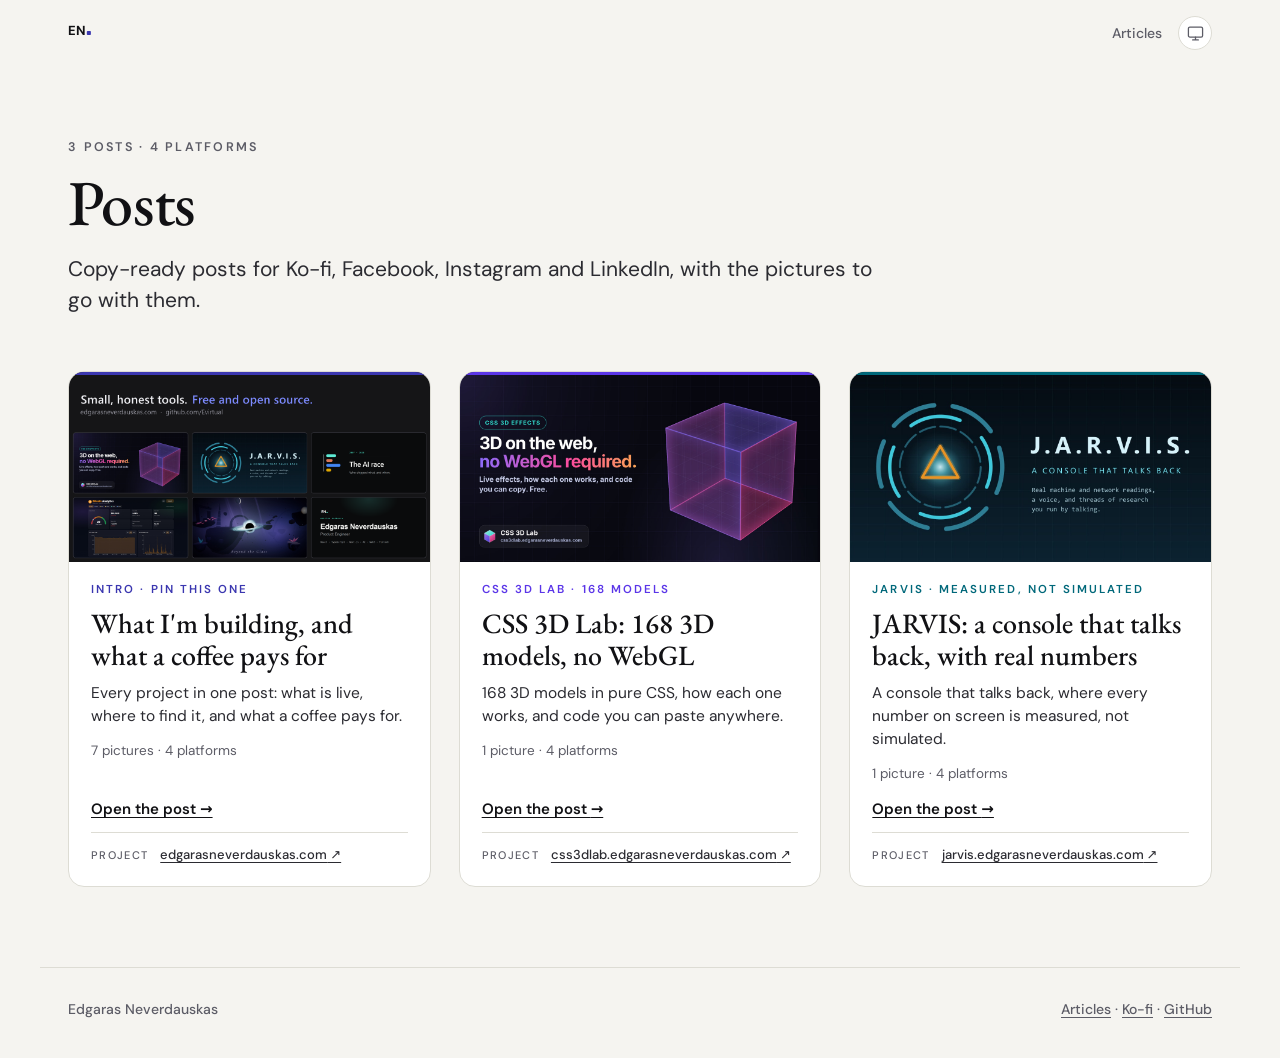
<file: index.html>
<!doctype html>
<html lang="en" data-page="index">
<head>
<meta charset="utf-8">
<meta name="viewport" content="width=device-width, initial-scale=1">
<title>Posts — Edgaras Neverdauskas</title>
<meta name="description" content="Copy-ready posts for Ko-fi, Facebook, Instagram and LinkedIn, with the pictures to go with them.">
<meta name="robots" content="noindex, nofollow">
<meta name="color-scheme" content="light dark">
<link rel="canonical" href="https://posts.edgarasneverdauskas.com/">
<meta property="og:type" content="website">
<meta property="og:url" content="https://posts.edgarasneverdauskas.com/">
<meta property="og:site_name" content="Posts — Edgaras Neverdauskas">
<meta property="og:title" content="Posts — Edgaras Neverdauskas">
<meta property="og:description" content="Copy-ready posts for Ko-fi, Facebook, Instagram and LinkedIn, with the pictures to go with them.">
<meta property="og:image" content="https://posts.edgarasneverdauskas.com/images/cover-all-projects.png">
<meta property="og:image:alt" content="Small, honest tools. Free and open source. A grid of six project images: CSS 3D Lab, JARVIS, Timeline, Bitcoin Analytics, Beyond and Edgaras Neverdauskas, Product Engineer.">
<meta property="og:image:width" content="2400">
<meta property="og:image:height" content="1260">
<meta name="twitter:card" content="summary_large_image">
<meta name="twitter:title" content="Posts — Edgaras Neverdauskas">
<meta name="twitter:description" content="Copy-ready posts for Ko-fi, Facebook, Instagram and LinkedIn, with the pictures to go with them.">
<meta name="twitter:image" content="https://posts.edgarasneverdauskas.com/images/cover-all-projects.png">
<meta name="twitter:image:alt" content="Small, honest tools. Free and open source. A grid of six project images: CSS 3D Lab, JARVIS, Timeline, Bitcoin Analytics, Beyond and Edgaras Neverdauskas, Product Engineer.">
<script>try{var t=localStorage.getItem('articles-theme');if(t==='light'||t==='dark')document.documentElement.setAttribute('data-theme',t)}catch(e){}</script>
<link rel="icon" href="images/cover-all-projects.png" type="image/png">
<link rel="stylesheet" href="assets/site.css">
<script src="assets/site.js" defer></script>
</head>
<body>
<a class="skip" href="#main">Skip to the posts</a>
<header class="site-head">
  <nav aria-label="Site"><a class="home" href="https://edgarasneverdauskas.com" aria-label="Edgaras Neverdauskas — the portfolio"><svg class="mark" viewBox="0 0 38 24" aria-hidden="true" focusable="false"><text x="0" y="19.3" font-family="var(--f-ui), ui-sans-serif, system-ui, sans-serif" font-weight="700" font-size="21" fill="currentColor">EN</text><rect x="30.1" y="12.8" width="6.5" height="6.5" rx="1.2" fill="var(--accent)"/></svg></a></nav>
  <div class="head-end"><a class="head-link" href="https://articles.edgarasneverdauskas.com/">Articles</a><button type="button" class="theme-switch" data-theme-cycle hidden aria-label="Colour theme: following the system. Click for light." title="Colour theme: following the system. Click for light.">
      <svg class="ti ti-system" viewBox="0 0 24 24" fill="none" stroke="currentColor" stroke-width="1.8" stroke-linecap="round" stroke-linejoin="round" aria-hidden="true"><rect x="2" y="3" width="20" height="14" rx="2"/><path d="M8 21h8M12 17v4"/></svg>
      <svg class="ti ti-light" viewBox="0 0 24 24" fill="none" stroke="currentColor" stroke-width="1.8" stroke-linecap="round" stroke-linejoin="round" aria-hidden="true"><circle cx="12" cy="12" r="4"/><path d="M12 2v2M12 20v2M4.9 4.9l1.4 1.4M17.7 17.7l1.4 1.4M2 12h2M20 12h2M4.9 19.1l1.4-1.4M17.7 6.3l1.4-1.4"/></svg>
      <svg class="ti ti-dark" viewBox="0 0 24 24" fill="none" stroke="currentColor" stroke-width="1.8" stroke-linecap="round" stroke-linejoin="round" aria-hidden="true"><path d="M21 12.8A9 9 0 1 1 11.2 3a7 7 0 0 0 9.8 9.8Z"/></svg>
    </button></div>
</header>
<main id="main" class="index">
  <header class="index-head">
    <p class="kicker">3 posts · 4 platforms</p>
    <h1>Posts</h1>
    <p class="dek">Copy-ready posts for Ko-fi, Facebook, Instagram and LinkedIn, with the pictures to go with them.</p>
  </header>
  <div class="cards">
    <article class="card" data-accent="index">
      <div class="frame"><img src="images/cover-all-projects.png" alt="Small, honest tools. Free and open source. A grid of six project images: CSS 3D Lab, JARVIS, Timeline, Bitcoin Analytics, Beyond and Edgaras Neverdauskas, Product Engineer." loading="lazy" decoding="async"></div>
      <div class="card-body">
        <p class="kicker">Intro · pin this one</p>
        <h2><a class="card-link" href="intro/">What I'm building, and what a coffee pays for</a></h2>
        <p class="sub">Every project in one post: what is live, where to find it, and what a coffee pays for.</p>
        <p class="meta">7 pictures · 4 platforms</p>
        <p class="links"><a href="intro/">Open the post <span aria-hidden="true">→</span></a></p>
        <p class="elsewhere"><span class="also-label">Project</span><a href="https://edgarasneverdauskas.com" rel="noopener">edgarasneverdauskas.com<span aria-hidden="true"> ↗</span></a></p>
      </div>
    </article>
    <article class="card" data-accent="css-3d-lab">
      <div class="frame"><img src="images/css-3d-lab.jpg" alt="CSS 3D Lab: 3D on the web, no WebGL required." loading="lazy" decoding="async"></div>
      <div class="card-body">
        <p class="kicker">CSS 3D Lab · 168 models</p>
        <h2><a class="card-link" href="css-3d-lab/">CSS 3D Lab: 168 3D models, no WebGL</a></h2>
        <p class="sub">168 3D models in pure CSS, how each one works, and code you can paste anywhere.</p>
        <p class="meta">1 picture · 4 platforms</p>
        <p class="links"><a href="css-3d-lab/">Open the post <span aria-hidden="true">→</span></a></p>
        <p class="elsewhere"><span class="also-label">Project</span><a href="https://css3dlab.edgarasneverdauskas.com" rel="noopener">css3dlab.edgarasneverdauskas.com<span aria-hidden="true"> ↗</span></a></p>
      </div>
    </article>
    <article class="card" data-accent="jarvis">
      <div class="frame"><img src="images/jarvis.jpg" alt="J.A.R.V.I.S., a console that talks back." loading="lazy" decoding="async"></div>
      <div class="card-body">
        <p class="kicker">JARVIS · measured, not simulated</p>
        <h2><a class="card-link" href="jarvis/">JARVIS: a console that talks back, with real numbers</a></h2>
        <p class="sub">A console that talks back, where every number on screen is measured, not simulated.</p>
        <p class="meta">1 picture · 4 platforms</p>
        <p class="links"><a href="jarvis/">Open the post <span aria-hidden="true">→</span></a></p>
        <p class="elsewhere"><span class="also-label">Project</span><a href="https://jarvis.edgarasneverdauskas.com" rel="noopener">jarvis.edgarasneverdauskas.com<span aria-hidden="true"> ↗</span></a></p>
      </div>
    </article>
  </div>
</main>
<footer class="site-foot">
  <span>Edgaras Neverdauskas</span>
  <span><a href="https://articles.edgarasneverdauskas.com/">Articles</a> · <a href="https://ko-fi.com/edgarasneverdauskas">Ko-fi</a> · <a href="https://github.com/Evirtual">GitHub</a></span>
</footer>
<div class="toast" id="toast" role="status" aria-live="polite"></div>
</body>
</html>
</file>
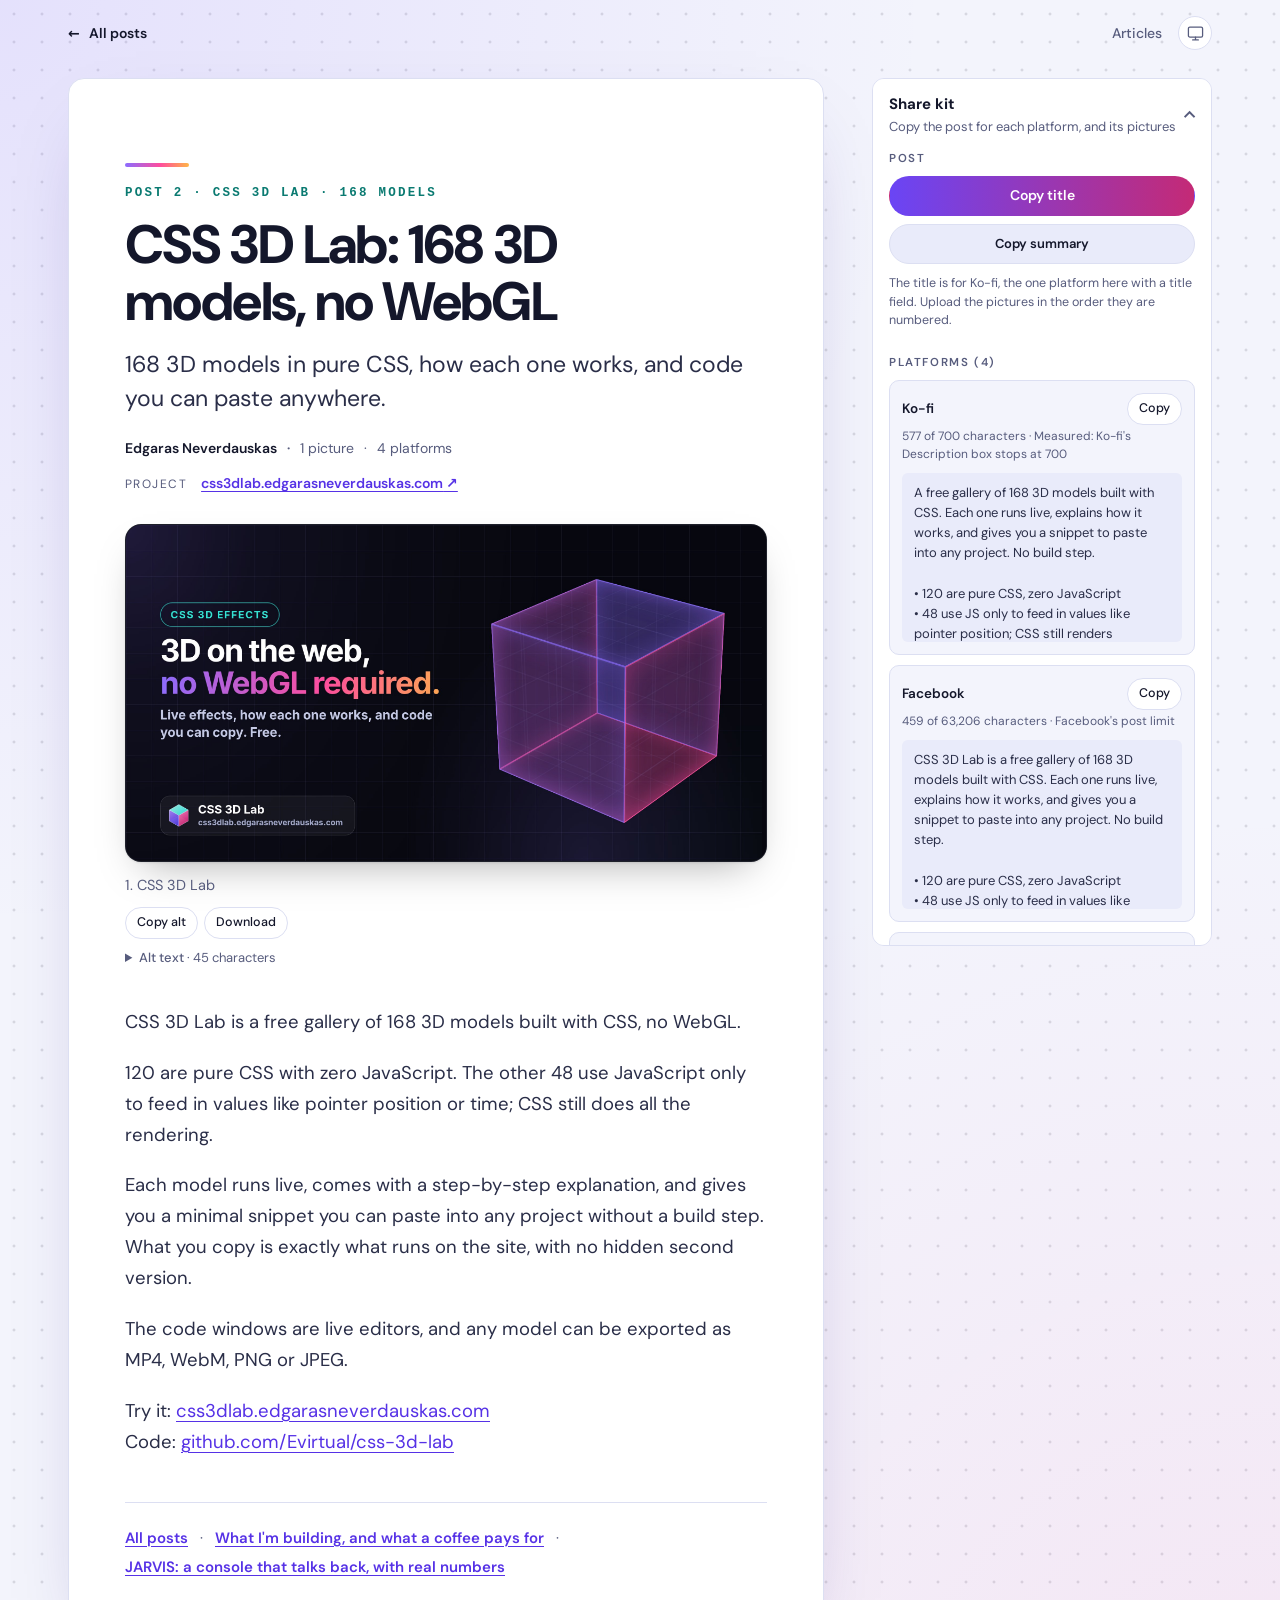
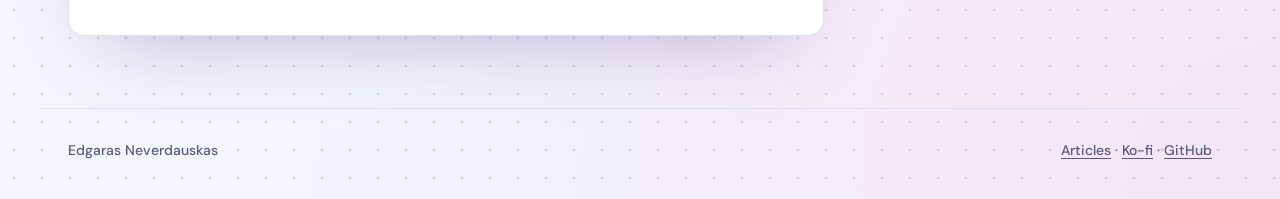
<file: css-3d-lab/index.html>
<!doctype html>
<html lang="en" data-page="css-3d-lab">
<head>
<meta charset="utf-8">
<meta name="viewport" content="width=device-width, initial-scale=1">
<title>CSS 3D Lab: 168 3D models, no WebGL — Posts</title>
<meta name="description" content="168 3D models in pure CSS, how each one works, and code you can paste anywhere.">
<meta name="robots" content="noindex, nofollow">
<meta name="color-scheme" content="light dark">
<link rel="canonical" href="https://posts.edgarasneverdauskas.com/css-3d-lab/">
<meta property="og:type" content="article">
<meta property="og:url" content="https://posts.edgarasneverdauskas.com/css-3d-lab/">
<meta property="og:site_name" content="Posts — Edgaras Neverdauskas">
<meta property="og:title" content="CSS 3D Lab: 168 3D models, no WebGL">
<meta property="og:description" content="168 3D models in pure CSS, how each one works, and code you can paste anywhere.">
<meta property="og:image" content="https://posts.edgarasneverdauskas.com/images/css-3d-lab.jpg">
<meta property="og:image:alt" content="CSS 3D Lab: 3D on the web, no WebGL required.">
<meta property="og:image:width" content="2400">
<meta property="og:image:height" content="1260">
<meta name="twitter:card" content="summary_large_image">
<meta name="twitter:title" content="CSS 3D Lab: 168 3D models, no WebGL">
<meta name="twitter:description" content="168 3D models in pure CSS, how each one works, and code you can paste anywhere.">
<meta name="twitter:image" content="https://posts.edgarasneverdauskas.com/images/css-3d-lab.jpg">
<meta name="twitter:image:alt" content="CSS 3D Lab: 3D on the web, no WebGL required.">
<script>try{var t=localStorage.getItem('articles-theme');if(t==='light'||t==='dark')document.documentElement.setAttribute('data-theme',t)}catch(e){}</script>
<link rel="icon" href="../images/cover-all-projects.png" type="image/png">
<link rel="stylesheet" href="../assets/site.css">
<script src="../assets/site.js" defer></script>
</head>
<body>
<a class="skip" href="#story">Skip to the post</a>
<header class="site-head">
  <nav aria-label="Site"><a class="home" href="../"><span aria-hidden="true">←</span> All posts</a></nav>
  <div class="head-end"><a class="head-link" href="https://articles.edgarasneverdauskas.com/">Articles</a><button type="button" class="theme-switch" data-theme-cycle hidden aria-label="Colour theme: following the system. Click for light." title="Colour theme: following the system. Click for light.">
      <svg class="ti ti-system" viewBox="0 0 24 24" fill="none" stroke="currentColor" stroke-width="1.8" stroke-linecap="round" stroke-linejoin="round" aria-hidden="true"><rect x="2" y="3" width="20" height="14" rx="2"/><path d="M8 21h8M12 17v4"/></svg>
      <svg class="ti ti-light" viewBox="0 0 24 24" fill="none" stroke="currentColor" stroke-width="1.8" stroke-linecap="round" stroke-linejoin="round" aria-hidden="true"><circle cx="12" cy="12" r="4"/><path d="M12 2v2M12 20v2M4.9 4.9l1.4 1.4M17.7 17.7l1.4 1.4M2 12h2M20 12h2M4.9 19.1l1.4-1.4M17.7 6.3l1.4-1.4"/></svg>
      <svg class="ti ti-dark" viewBox="0 0 24 24" fill="none" stroke="currentColor" stroke-width="1.8" stroke-linecap="round" stroke-linejoin="round" aria-hidden="true"><path d="M21 12.8A9 9 0 1 1 11.2 3a7 7 0 0 0 9.8 9.8Z"/></svg>
    </button></div>
</header>
<main class="layout" id="main">
  <aside class="kit" aria-label="Share kit">
    <details class="kit-box" id="kit">
      <summary><span class="kit-sum"><span class="kit-title">Share kit</span><span class="kit-hint">Copy the post for each platform, and its pictures</span></span></summary>
      <div class="kit-body">
        <section aria-labelledby="kit-post">
          <h2 id="kit-post">Post</h2>
          <div class="btn-grid">
            <button type="button" class="btn primary" data-copy="story-title">Copy title</button>
            <button type="button" class="btn wide" data-copy="story-dek">Copy summary</button>
          </div>
          <p class="kit-note">The title is for Ko-fi, the one platform here with a title field. Upload the pictures in the order they are numbered.</p>
        </section>
        <section aria-labelledby="kit-share">
          <h2 id="kit-share">Platforms (4)</h2>
        <div class="share">
          <div class="share-head">
            <h3>Ko-fi</h3>
            <button type="button" class="chip" data-copy="share-kofi" aria-label="Copy Ko-fi post">Copy</button>
          </div>
          <p class="share-meta">577 of 700 characters · Measured: Ko-fi's Description box stops at 700</p>
          <pre id="share-kofi" tabindex="0">A free gallery of 168 3D models built with CSS. Each one runs live, explains how it works, and gives you a snippet to paste into any project. No build step.

• 120 are pure CSS, zero JavaScript
• 48 use JS only to feed in values like pointer position; CSS still renders
• The code windows are live editors
• Export any model as MP4, WebM, PNG or JPEG

What you copy is exactly what runs on the site. No hidden second version.

Try it: css3dlab.edgarasneverdauskas.com
Code: github.com/Evirtual/css-3d-lab

If it saved you a fight with preserve-3d, a coffee keeps the domain up.</pre>
        </div>
        <div class="share">
          <div class="share-head">
            <h3>Facebook</h3>
            <button type="button" class="chip" data-copy="share-facebook" aria-label="Copy Facebook post">Copy</button>
          </div>
          <p class="share-meta">459 of 63,206 characters · Facebook's post limit</p>
          <pre id="share-facebook" tabindex="0">CSS 3D Lab is a free gallery of 168 3D models built with CSS. Each one runs live, explains how it works, and gives you a snippet to paste into any project. No build step.

• 120 are pure CSS, zero JavaScript
• 48 use JS only to feed in values like pointer position; CSS still renders
• The code windows are live editors
• Export any model as MP4, WebM, PNG or JPEG

Try it: https://css3dlab.edgarasneverdauskas.com
Code: https://github.com/Evirtual/css-3d-lab</pre>
        </div>
        <div class="share">
          <div class="share-head">
            <h3>Instagram</h3>
            <button type="button" class="chip" data-copy="share-instagram" aria-label="Copy Instagram post">Copy</button>
          </div>
          <p class="share-meta">430 of 2,200 characters · Instagram's caption limit; links in captions are not clickable</p>
          <pre id="share-instagram" tabindex="0">168 3D models, built with CSS. No WebGL.

120 are pure CSS with zero JavaScript. The other 48 use JS only to feed in values like pointer position; CSS still does the rendering.

Every model runs live, explains how it works, and gives you a snippet to paste into any project. You can export any of them as video or an image.

Free and open source. Link in bio: CSS 3D Lab.

#css #css3d #webdev #frontend #creativecoding #opensource</pre>
        </div>
        <div class="share">
          <div class="share-head">
            <h3>LinkedIn</h3>
            <button type="button" class="chip" data-copy="share-linkedin" aria-label="Copy LinkedIn post">Copy</button>
          </div>
          <p class="share-meta">641 of 3,000 characters · LinkedIn's post limit</p>
          <pre id="share-linkedin" tabindex="0">CSS 3D Lab is a free gallery of 168 3D models built with CSS, no WebGL.

120 are pure CSS with zero JavaScript. The other 48 use JavaScript only to feed in values like pointer position or time; CSS still does all the rendering.

Each model runs live, comes with a step-by-step explanation, and gives you a minimal snippet you can paste into any project without a build step. What you copy is exactly what runs on the site, with no hidden second version.

The code windows are live editors, and any model can be exported as MP4, WebM, PNG or JPEG.

Try it: https://css3dlab.edgarasneverdauskas.com
Code: https://github.com/Evirtual/css-3d-lab</pre>
        </div>
        </section>
        <section aria-labelledby="kit-images">
          <h2 id="kit-images">Pictures (1)</h2>
          <ul class="img-list">
        <li class="img-row">
          <img src="../images/css-3d-lab.jpg" alt="" loading="lazy" decoding="async" tabindex="0" role="button" aria-label="Open css 3d lab full size">
          <p class="img-name">1. CSS 3D Lab<span>css-3d-lab.jpg</span></p>
          <div class="img-more">
            <div class="fig-tools">
              <button type="button" class="chip" data-copy="k-alt-css-3d-lab-0" aria-label="Copy alt text, css 3d lab">Copy alt</button>
              <a class="chip" href="../images/css-3d-lab.jpg" download aria-label="Download image, css 3d lab (css-3d-lab.jpg)">Download</a>
            </div>
            <details class="alt"><summary>Alt text</summary>
              <p class="lbl">Alt text · 45 characters</p><p id="k-alt-css-3d-lab-0">CSS 3D Lab: 3D on the web, no WebGL required.</p>
            </details>
          </div>
        </li>
          </ul>
        </section>
      </div>
    </details>
  </aside>
  <article class="story" id="story" aria-labelledby="story-title" tabindex="-1">
    <header class="story-head">
      <p class="kicker">Post 2 · CSS 3D Lab · 168 models</p>
      <h1 id="story-title">CSS 3D Lab: 168 3D models, no WebGL</h1>
      <p class="dek" id="story-dek">168 3D models in pure CSS, how each one works, and code you can paste anywhere.</p>
      <p class="byline"><span>Edgaras Neverdauskas</span><span>1 picture</span><span>4 platforms</span></p>
      <nav class="also" aria-label="This post's project">
        <p><span class="also-label">Project</span><a href="https://css3dlab.edgarasneverdauskas.com" rel="noopener">css3dlab.edgarasneverdauskas.com<span aria-hidden="true"> ↗</span></a></p>
      </nav>
    </header>
    <figure class="fig fig-cover" id="fig-css-3d-lab-0">
  <div class="frame"><img src="../images/css-3d-lab.jpg" alt="CSS 3D Lab: 3D on the web, no WebGL required." decoding="async" tabindex="0" role="button" aria-label="Open this picture" fetchpriority="high"></div>
  <figcaption>
    <p class="cap">1. CSS 3D Lab</p>
    <div class="fig-tools">
      <button type="button" class="chip" data-copy="alt-css-3d-lab-0" aria-label="Copy alt text, css 3d lab">Copy alt</button>
      <a class="chip" href="../images/css-3d-lab.jpg" download aria-label="Download image, css 3d lab (css-3d-lab.jpg)">Download</a>
    </div>
    <details class="alt"><summary>Alt text <span>· 45 characters</span></summary><p id="alt-css-3d-lab-0">CSS 3D Lab: 3D on the web, no WebGL required.</p></details>
  </figcaption>
</figure>
    <div class="prose" id="article-body">
      <p>CSS 3D Lab is a free gallery of 168 3D models built with CSS, no WebGL.</p>
      <p>120 are pure CSS with zero JavaScript. The other 48 use JavaScript only to feed in values like pointer position or time; CSS still does all the rendering.</p>
      <p>Each model runs live, comes with a step-by-step explanation, and gives you a minimal snippet you can paste into any project without a build step. What you copy is exactly what runs on the site, with no hidden second version.</p>
      <p>The code windows are live editors, and any model can be exported as MP4, WebM, PNG or JPEG.</p>
      <p>Try it: <a href="https://css3dlab.edgarasneverdauskas.com" rel="noopener">css3dlab.edgarasneverdauskas.com</a><br>Code: <a href="https://github.com/Evirtual/css-3d-lab" rel="noopener">github.com/Evirtual/css-3d-lab</a></p>
    </div>
    
    <footer class="story-foot">
      <p class="also-end"><span><a href="../">All posts</a></span><span><a href="../intro/">What I'm building, and what a coffee pays for</a></span><span><a href="../jarvis/">JARVIS: a console that talks back, with real numbers</a></span></p>
    </footer>
  </article>
</main>
<footer class="site-foot">
  <span>Edgaras Neverdauskas</span>
  <span><a href="https://articles.edgarasneverdauskas.com/">Articles</a> · <a href="https://ko-fi.com/edgarasneverdauskas">Ko-fi</a> · <a href="https://github.com/Evirtual">GitHub</a></span>
</footer>
<div class="toast" id="toast" role="status" aria-live="polite"></div>
</body>
</html>
</file>
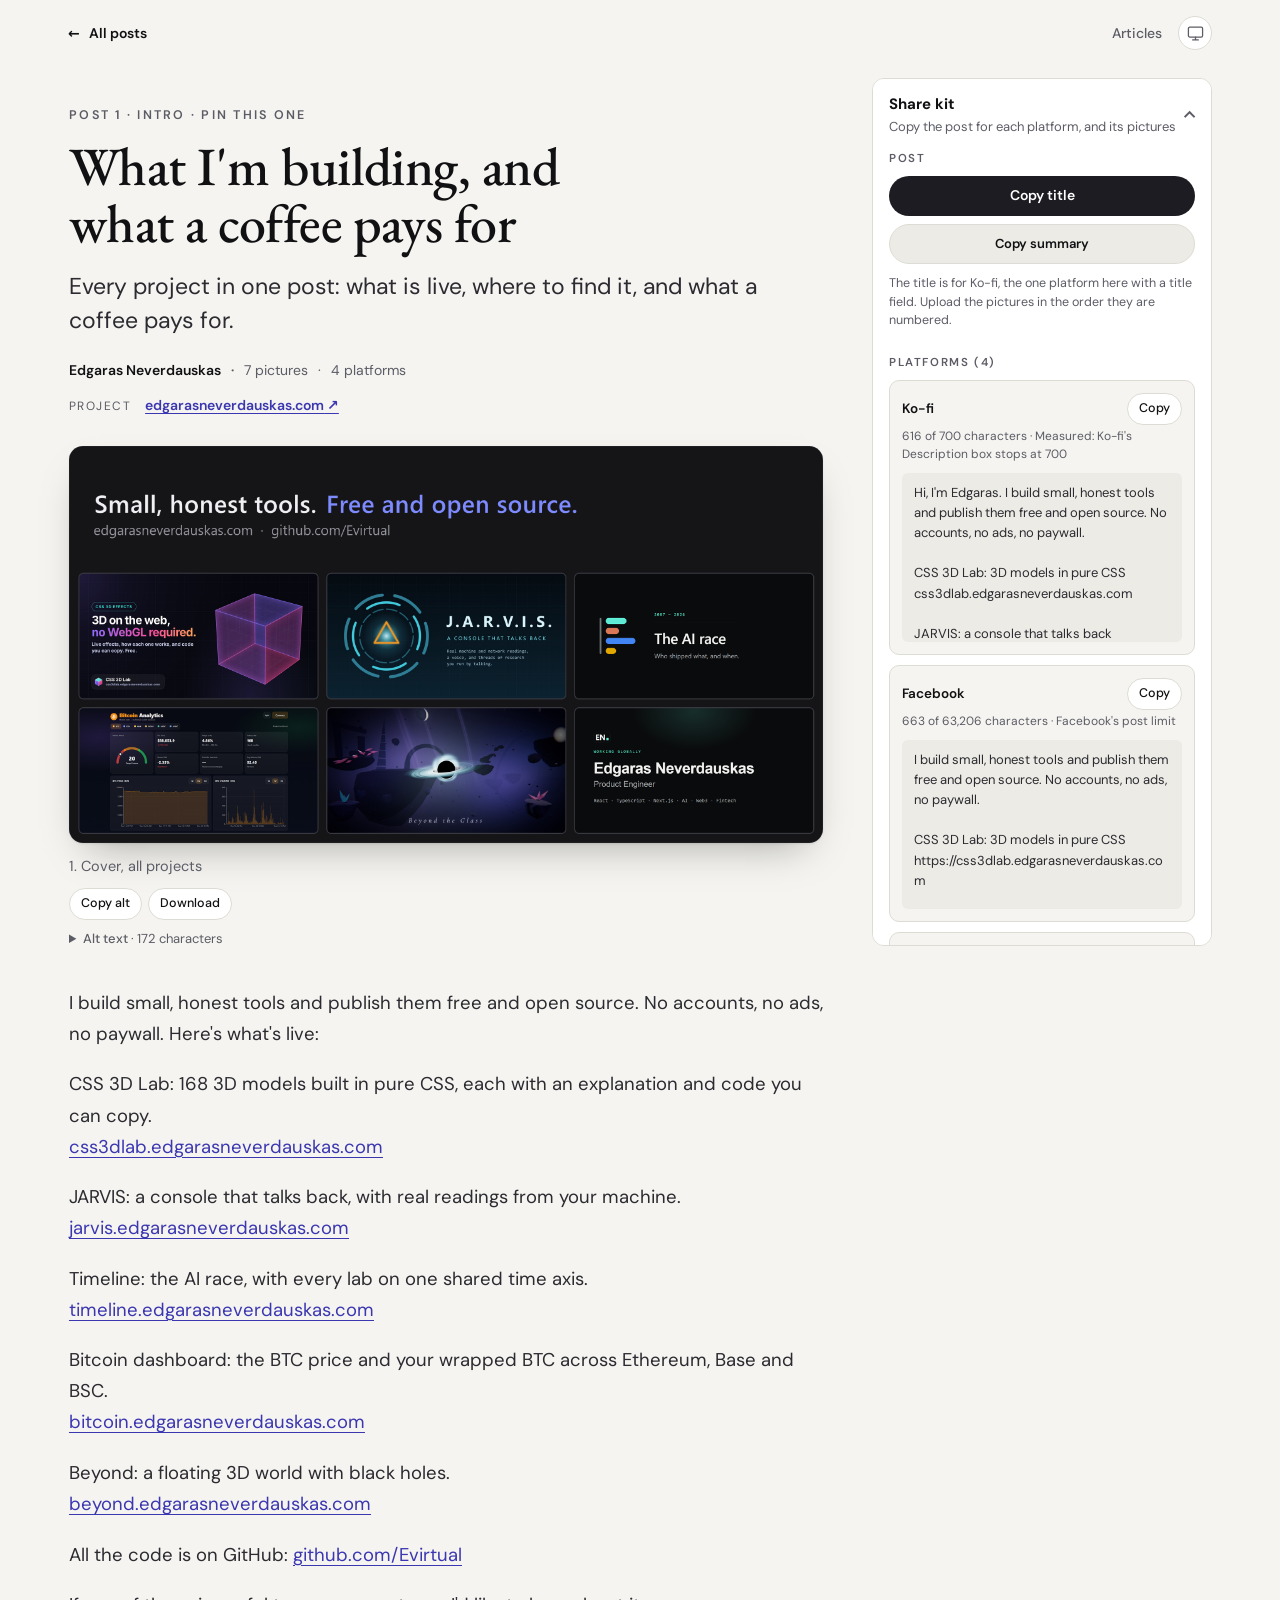
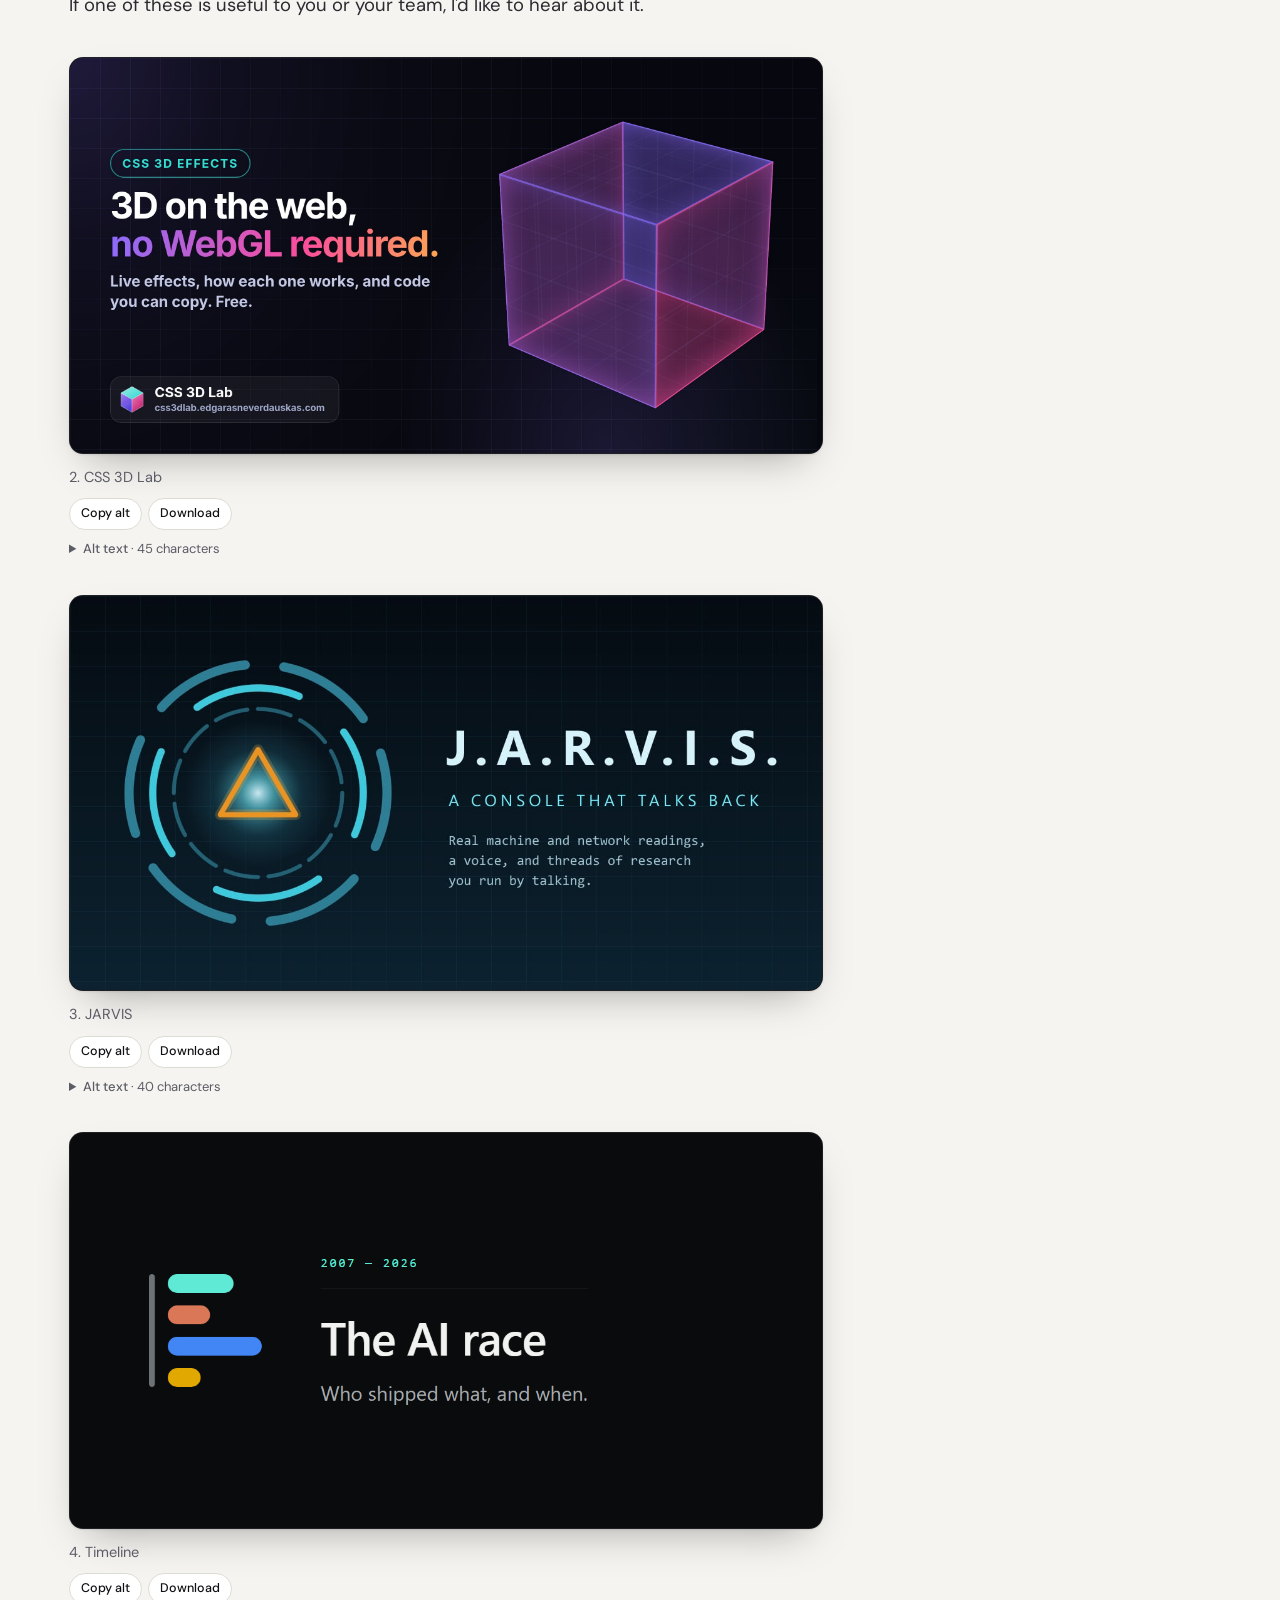
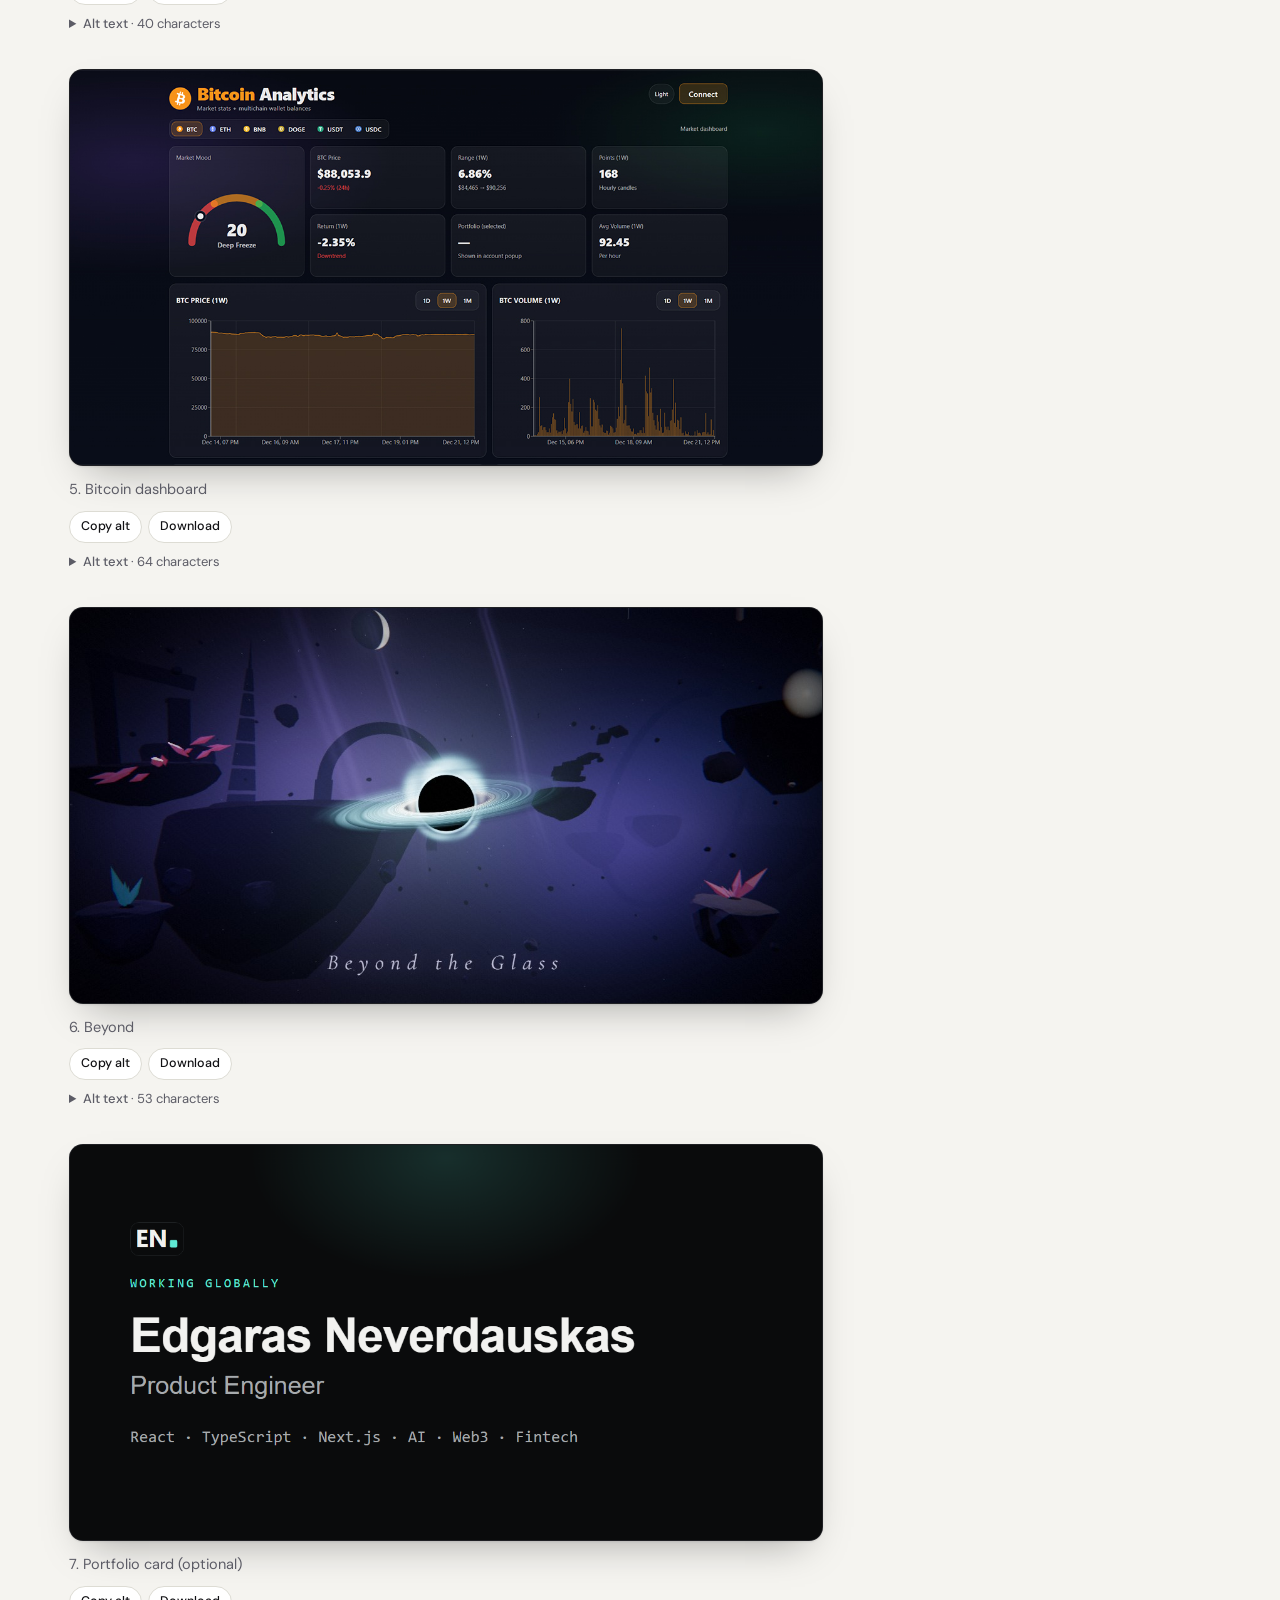
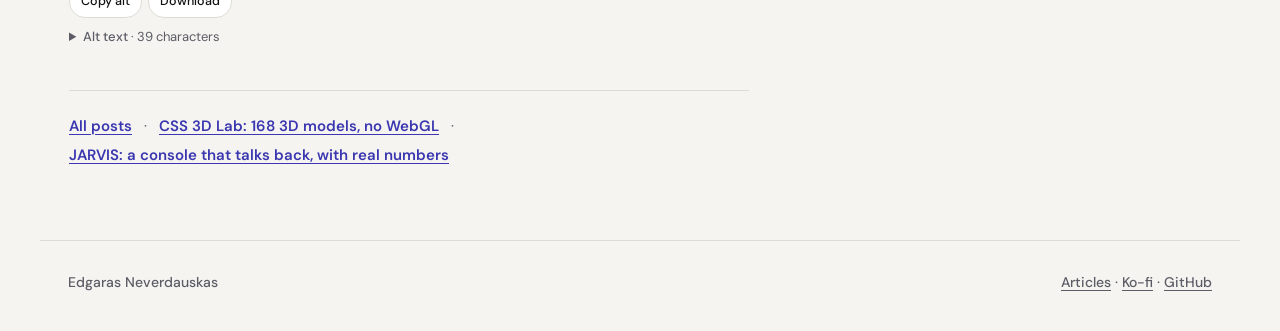
<file: intro/index.html>
<!doctype html>
<html lang="en" data-page="index">
<head>
<meta charset="utf-8">
<meta name="viewport" content="width=device-width, initial-scale=1">
<title>What I'm building, and what a coffee pays for — Posts</title>
<meta name="description" content="Every project in one post: what is live, where to find it, and what a coffee pays for.">
<meta name="robots" content="noindex, nofollow">
<meta name="color-scheme" content="light dark">
<link rel="canonical" href="https://posts.edgarasneverdauskas.com/intro/">
<meta property="og:type" content="article">
<meta property="og:url" content="https://posts.edgarasneverdauskas.com/intro/">
<meta property="og:site_name" content="Posts — Edgaras Neverdauskas">
<meta property="og:title" content="What I'm building, and what a coffee pays for">
<meta property="og:description" content="Every project in one post: what is live, where to find it, and what a coffee pays for.">
<meta property="og:image" content="https://posts.edgarasneverdauskas.com/images/cover-all-projects.png">
<meta property="og:image:alt" content="Small, honest tools. Free and open source. A grid of six project images: CSS 3D Lab, JARVIS, Timeline, Bitcoin Analytics, Beyond and Edgaras Neverdauskas, Product Engineer.">
<meta property="og:image:width" content="2400">
<meta property="og:image:height" content="1260">
<meta name="twitter:card" content="summary_large_image">
<meta name="twitter:title" content="What I'm building, and what a coffee pays for">
<meta name="twitter:description" content="Every project in one post: what is live, where to find it, and what a coffee pays for.">
<meta name="twitter:image" content="https://posts.edgarasneverdauskas.com/images/cover-all-projects.png">
<meta name="twitter:image:alt" content="Small, honest tools. Free and open source. A grid of six project images: CSS 3D Lab, JARVIS, Timeline, Bitcoin Analytics, Beyond and Edgaras Neverdauskas, Product Engineer.">
<script>try{var t=localStorage.getItem('articles-theme');if(t==='light'||t==='dark')document.documentElement.setAttribute('data-theme',t)}catch(e){}</script>
<link rel="icon" href="../images/cover-all-projects.png" type="image/png">
<link rel="stylesheet" href="../assets/site.css">
<script src="../assets/site.js" defer></script>
</head>
<body>
<a class="skip" href="#story">Skip to the post</a>
<header class="site-head">
  <nav aria-label="Site"><a class="home" href="../"><span aria-hidden="true">←</span> All posts</a></nav>
  <div class="head-end"><a class="head-link" href="https://articles.edgarasneverdauskas.com/">Articles</a><button type="button" class="theme-switch" data-theme-cycle hidden aria-label="Colour theme: following the system. Click for light." title="Colour theme: following the system. Click for light.">
      <svg class="ti ti-system" viewBox="0 0 24 24" fill="none" stroke="currentColor" stroke-width="1.8" stroke-linecap="round" stroke-linejoin="round" aria-hidden="true"><rect x="2" y="3" width="20" height="14" rx="2"/><path d="M8 21h8M12 17v4"/></svg>
      <svg class="ti ti-light" viewBox="0 0 24 24" fill="none" stroke="currentColor" stroke-width="1.8" stroke-linecap="round" stroke-linejoin="round" aria-hidden="true"><circle cx="12" cy="12" r="4"/><path d="M12 2v2M12 20v2M4.9 4.9l1.4 1.4M17.7 17.7l1.4 1.4M2 12h2M20 12h2M4.9 19.1l1.4-1.4M17.7 6.3l1.4-1.4"/></svg>
      <svg class="ti ti-dark" viewBox="0 0 24 24" fill="none" stroke="currentColor" stroke-width="1.8" stroke-linecap="round" stroke-linejoin="round" aria-hidden="true"><path d="M21 12.8A9 9 0 1 1 11.2 3a7 7 0 0 0 9.8 9.8Z"/></svg>
    </button></div>
</header>
<main class="layout" id="main">
  <aside class="kit" aria-label="Share kit">
    <details class="kit-box" id="kit">
      <summary><span class="kit-sum"><span class="kit-title">Share kit</span><span class="kit-hint">Copy the post for each platform, and its pictures</span></span></summary>
      <div class="kit-body">
        <section aria-labelledby="kit-post">
          <h2 id="kit-post">Post</h2>
          <div class="btn-grid">
            <button type="button" class="btn primary" data-copy="story-title">Copy title</button>
            <button type="button" class="btn wide" data-copy="story-dek">Copy summary</button>
          </div>
          <p class="kit-note">The title is for Ko-fi, the one platform here with a title field. Upload the pictures in the order they are numbered.</p>
        </section>
        <section aria-labelledby="kit-share">
          <h2 id="kit-share">Platforms (4)</h2>
        <div class="share">
          <div class="share-head">
            <h3>Ko-fi</h3>
            <button type="button" class="chip" data-copy="share-kofi" aria-label="Copy Ko-fi post">Copy</button>
          </div>
          <p class="share-meta">616 of 700 characters · Measured: Ko-fi's Description box stops at 700</p>
          <pre id="share-kofi" tabindex="0">Hi, I'm Edgaras. I build small, honest tools and publish them free and open source. No accounts, no ads, no paywall.

CSS 3D Lab: 3D models in pure CSS
css3dlab.edgarasneverdauskas.com

JARVIS: a console that talks back
jarvis.edgarasneverdauskas.com

Timeline: the AI race on one time axis
timeline.edgarasneverdauskas.com

Bitcoin dashboard: BTC price and wallet balances
bitcoin.edgarasneverdauskas.com

Beyond: a 3D world with black holes
beyond.edgarasneverdauskas.com

Code: github.com/Evirtual

Coffees go to one goal: a year of domain and hosting. Every tool stays free either way. More on each project soon.</pre>
        </div>
        <div class="share">
          <div class="share-head">
            <h3>Facebook</h3>
            <button type="button" class="chip" data-copy="share-facebook" aria-label="Copy Facebook post">Copy</button>
          </div>
          <p class="share-meta">663 of 63,206 characters · Facebook's post limit</p>
          <pre id="share-facebook" tabindex="0">I build small, honest tools and publish them free and open source. No accounts, no ads, no paywall.

CSS 3D Lab: 3D models in pure CSS
https://css3dlab.edgarasneverdauskas.com

JARVIS: a console that talks back
https://jarvis.edgarasneverdauskas.com

Timeline: the AI race on one time axis
https://timeline.edgarasneverdauskas.com

Bitcoin dashboard: BTC price and wallet balances
https://bitcoin.edgarasneverdauskas.com

Beyond: a 3D world with black holes
https://beyond.edgarasneverdauskas.com

All the code is on GitHub: https://github.com/Evirtual

If one of them helps you, a coffee keeps the domains and hosting going: https://ko-fi.com/edgarasneverdauskas</pre>
        </div>
        <div class="share">
          <div class="share-head">
            <h3>Instagram</h3>
            <button type="button" class="chip" data-copy="share-instagram" aria-label="Copy Instagram post">Copy</button>
          </div>
          <p class="share-meta">402 of 2,200 characters · Instagram's caption limit; links in captions are not clickable</p>
          <pre id="share-instagram" tabindex="0">I build small, honest tools and publish them free and open source. No accounts, no ads, no paywall.

CSS 3D Lab: 3D models in pure CSS
JARVIS: a console that talks back
Timeline: the AI race on one time axis
Bitcoin dashboard: BTC price and wallet balances
Beyond: a 3D world with black holes

Swipe through, and find every link in my bio.

#webdev #opensource #css #javascript #buildinpublic #indiedev</pre>
        </div>
        <div class="share">
          <div class="share-head">
            <h3>LinkedIn</h3>
            <button type="button" class="chip" data-copy="share-linkedin" aria-label="Copy LinkedIn post">Copy</button>
          </div>
          <p class="share-meta">815 of 3,000 characters · LinkedIn's post limit</p>
          <pre id="share-linkedin" tabindex="0">I build small, honest tools and publish them free and open source. No accounts, no ads, no paywall. Here's what's live:

CSS 3D Lab: 168 3D models built in pure CSS, each with an explanation and code you can copy.
https://css3dlab.edgarasneverdauskas.com

JARVIS: a console that talks back, with real readings from your machine.
https://jarvis.edgarasneverdauskas.com

Timeline: the AI race, with every lab on one shared time axis.
https://timeline.edgarasneverdauskas.com

Bitcoin dashboard: the BTC price and your wrapped BTC across Ethereum, Base and BSC.
https://bitcoin.edgarasneverdauskas.com

Beyond: a floating 3D world with black holes.
https://beyond.edgarasneverdauskas.com

All the code is on GitHub: https://github.com/Evirtual

If one of these is useful to you or your team, I'd like to hear about it.</pre>
        </div>
        </section>
        <section aria-labelledby="kit-images">
          <h2 id="kit-images">Pictures (7)</h2>
          <ul class="img-list">
        <li class="img-row">
          <img src="../images/cover-all-projects.png" alt="" loading="lazy" decoding="async" tabindex="0" role="button" aria-label="Open cover, all projects full size">
          <p class="img-name">1. Cover, all projects<span>cover-all-projects.png</span></p>
          <div class="img-more">
            <div class="fig-tools">
              <button type="button" class="chip" data-copy="k-alt-intro-0" aria-label="Copy alt text, cover, all projects">Copy alt</button>
              <a class="chip" href="../images/cover-all-projects.png" download aria-label="Download image, cover, all projects (cover-all-projects.png)">Download</a>
            </div>
            <details class="alt"><summary>Alt text</summary>
              <p class="lbl">Alt text · 172 characters</p><p id="k-alt-intro-0">Small, honest tools. Free and open source. A grid of six project images: CSS 3D Lab, JARVIS, Timeline, Bitcoin Analytics, Beyond and Edgaras Neverdauskas, Product Engineer.</p>
            </details>
          </div>
        </li>
        <li class="img-row">
          <img src="../images/css-3d-lab.jpg" alt="" loading="lazy" decoding="async" tabindex="0" role="button" aria-label="Open css 3d lab full size">
          <p class="img-name">2. CSS 3D Lab<span>css-3d-lab.jpg</span></p>
          <div class="img-more">
            <div class="fig-tools">
              <button type="button" class="chip" data-copy="k-alt-intro-1" aria-label="Copy alt text, css 3d lab">Copy alt</button>
              <a class="chip" href="../images/css-3d-lab.jpg" download aria-label="Download image, css 3d lab (css-3d-lab.jpg)">Download</a>
            </div>
            <details class="alt"><summary>Alt text</summary>
              <p class="lbl">Alt text · 45 characters</p><p id="k-alt-intro-1">CSS 3D Lab: 3D on the web, no WebGL required.</p>
            </details>
          </div>
        </li>
        <li class="img-row">
          <img src="../images/jarvis.jpg" alt="" loading="lazy" decoding="async" tabindex="0" role="button" aria-label="Open jarvis full size">
          <p class="img-name">3. JARVIS<span>jarvis.jpg</span></p>
          <div class="img-more">
            <div class="fig-tools">
              <button type="button" class="chip" data-copy="k-alt-intro-2" aria-label="Copy alt text, jarvis">Copy alt</button>
              <a class="chip" href="../images/jarvis.jpg" download aria-label="Download image, jarvis (jarvis.jpg)">Download</a>
            </div>
            <details class="alt"><summary>Alt text</summary>
              <p class="lbl">Alt text · 40 characters</p><p id="k-alt-intro-2">J.A.R.V.I.S., a console that talks back.</p>
            </details>
          </div>
        </li>
        <li class="img-row">
          <img src="../images/timeline.png" alt="" loading="lazy" decoding="async" tabindex="0" role="button" aria-label="Open timeline full size">
          <p class="img-name">4. Timeline<span>timeline.png</span></p>
          <div class="img-more">
            <div class="fig-tools">
              <button type="button" class="chip" data-copy="k-alt-intro-3" aria-label="Copy alt text, timeline">Copy alt</button>
              <a class="chip" href="../images/timeline.png" download aria-label="Download image, timeline (timeline.png)">Download</a>
            </div>
            <details class="alt"><summary>Alt text</summary>
              <p class="lbl">Alt text · 40 characters</p><p id="k-alt-intro-3">The AI race: who shipped what, and when.</p>
            </details>
          </div>
        </li>
        <li class="img-row">
          <img src="../images/bitcoin.jpg" alt="" loading="lazy" decoding="async" tabindex="0" role="button" aria-label="Open bitcoin dashboard full size">
          <p class="img-name">5. Bitcoin dashboard<span>bitcoin.jpg</span></p>
          <div class="img-more">
            <div class="fig-tools">
              <button type="button" class="chip" data-copy="k-alt-intro-4" aria-label="Copy alt text, bitcoin dashboard">Copy alt</button>
              <a class="chip" href="../images/bitcoin.jpg" download aria-label="Download image, bitcoin dashboard (bitcoin.jpg)">Download</a>
            </div>
            <details class="alt"><summary>Alt text</summary>
              <p class="lbl">Alt text · 64 characters</p><p id="k-alt-intro-4">Bitcoin Analytics dashboard with price, range and volume charts.</p>
            </details>
          </div>
        </li>
        <li class="img-row">
          <img src="../images/beyond.jpg" alt="" loading="lazy" decoding="async" tabindex="0" role="button" aria-label="Open beyond full size">
          <p class="img-name">6. Beyond<span>beyond.jpg</span></p>
          <div class="img-more">
            <div class="fig-tools">
              <button type="button" class="chip" data-copy="k-alt-intro-5" aria-label="Copy alt text, beyond">Copy alt</button>
              <a class="chip" href="../images/beyond.jpg" download aria-label="Download image, beyond (beyond.jpg)">Download</a>
            </div>
            <details class="alt"><summary>Alt text</summary>
              <p class="lbl">Alt text · 53 characters</p><p id="k-alt-intro-5">Beyond the Glass: a black hole over floating islands.</p>
            </details>
          </div>
        </li>
        <li class="img-row">
          <img src="../images/intro-portfolio.png" alt="" loading="lazy" decoding="async" tabindex="0" role="button" aria-label="Open portfolio card (optional) full size">
          <p class="img-name">7. Portfolio card (optional)<span>intro-portfolio.png</span></p>
          <div class="img-more">
            <div class="fig-tools">
              <button type="button" class="chip" data-copy="k-alt-intro-6" aria-label="Copy alt text, portfolio card (optional)">Copy alt</button>
              <a class="chip" href="../images/intro-portfolio.png" download aria-label="Download image, portfolio card (optional) (intro-portfolio.png)">Download</a>
            </div>
            <details class="alt"><summary>Alt text</summary>
              <p class="lbl">Alt text · 39 characters</p><p id="k-alt-intro-6">Edgaras Neverdauskas, Product Engineer.</p>
            </details>
          </div>
        </li>
          </ul>
        </section>
      </div>
    </details>
  </aside>
  <article class="story" id="story" aria-labelledby="story-title" tabindex="-1">
    <header class="story-head">
      <p class="kicker">Post 1 · Intro · pin this one</p>
      <h1 id="story-title">What I'm building, and what a coffee pays for</h1>
      <p class="dek" id="story-dek">Every project in one post: what is live, where to find it, and what a coffee pays for.</p>
      <p class="byline"><span>Edgaras Neverdauskas</span><span>7 pictures</span><span>4 platforms</span></p>
      <nav class="also" aria-label="This post's project">
        <p><span class="also-label">Project</span><a href="https://edgarasneverdauskas.com" rel="noopener">edgarasneverdauskas.com<span aria-hidden="true"> ↗</span></a></p>
      </nav>
    </header>
    <figure class="fig fig-cover" id="fig-intro-0">
  <div class="frame"><img src="../images/cover-all-projects.png" alt="Small, honest tools. Free and open source. A grid of six project images: CSS 3D Lab, JARVIS, Timeline, Bitcoin Analytics, Beyond and Edgaras Neverdauskas, Product Engineer." decoding="async" tabindex="0" role="button" aria-label="Open this picture" fetchpriority="high"></div>
  <figcaption>
    <p class="cap">1. Cover, all projects</p>
    <div class="fig-tools">
      <button type="button" class="chip" data-copy="alt-intro-0" aria-label="Copy alt text, cover, all projects">Copy alt</button>
      <a class="chip" href="../images/cover-all-projects.png" download aria-label="Download image, cover, all projects (cover-all-projects.png)">Download</a>
    </div>
    <details class="alt"><summary>Alt text <span>· 172 characters</span></summary><p id="alt-intro-0">Small, honest tools. Free and open source. A grid of six project images: CSS 3D Lab, JARVIS, Timeline, Bitcoin Analytics, Beyond and Edgaras Neverdauskas, Product Engineer.</p></details>
  </figcaption>
</figure>
    <div class="prose" id="article-body">
      <p>I build small, honest tools and publish them free and open source. No accounts, no ads, no paywall. Here's what's live:</p>
      <p>CSS 3D Lab: 168 3D models built in pure CSS, each with an explanation and code you can copy.<br><a href="https://css3dlab.edgarasneverdauskas.com" rel="noopener">css3dlab.edgarasneverdauskas.com</a></p>
      <p>JARVIS: a console that talks back, with real readings from your machine.<br><a href="https://jarvis.edgarasneverdauskas.com" rel="noopener">jarvis.edgarasneverdauskas.com</a></p>
      <p>Timeline: the AI race, with every lab on one shared time axis.<br><a href="https://timeline.edgarasneverdauskas.com" rel="noopener">timeline.edgarasneverdauskas.com</a></p>
      <p>Bitcoin dashboard: the BTC price and your wrapped BTC across Ethereum, Base and BSC.<br><a href="https://bitcoin.edgarasneverdauskas.com" rel="noopener">bitcoin.edgarasneverdauskas.com</a></p>
      <p>Beyond: a floating 3D world with black holes.<br><a href="https://beyond.edgarasneverdauskas.com" rel="noopener">beyond.edgarasneverdauskas.com</a></p>
      <p>All the code is on GitHub: <a href="https://github.com/Evirtual" rel="noopener">github.com/Evirtual</a></p>
      <p>If one of these is useful to you or your team, I'd like to hear about it.</p>
    </div>
    <figure class="fig" id="fig-intro-1">
  <div class="frame"><img src="../images/css-3d-lab.jpg" alt="CSS 3D Lab: 3D on the web, no WebGL required." decoding="async" tabindex="0" role="button" aria-label="Open this picture" loading="lazy"></div>
  <figcaption>
    <p class="cap">2. CSS 3D Lab</p>
    <div class="fig-tools">
      <button type="button" class="chip" data-copy="alt-intro-1" aria-label="Copy alt text, css 3d lab">Copy alt</button>
      <a class="chip" href="../images/css-3d-lab.jpg" download aria-label="Download image, css 3d lab (css-3d-lab.jpg)">Download</a>
    </div>
    <details class="alt"><summary>Alt text <span>· 45 characters</span></summary><p id="alt-intro-1">CSS 3D Lab: 3D on the web, no WebGL required.</p></details>
  </figcaption>
</figure>
    <figure class="fig" id="fig-intro-2">
  <div class="frame"><img src="../images/jarvis.jpg" alt="J.A.R.V.I.S., a console that talks back." decoding="async" tabindex="0" role="button" aria-label="Open this picture" loading="lazy"></div>
  <figcaption>
    <p class="cap">3. JARVIS</p>
    <div class="fig-tools">
      <button type="button" class="chip" data-copy="alt-intro-2" aria-label="Copy alt text, jarvis">Copy alt</button>
      <a class="chip" href="../images/jarvis.jpg" download aria-label="Download image, jarvis (jarvis.jpg)">Download</a>
    </div>
    <details class="alt"><summary>Alt text <span>· 40 characters</span></summary><p id="alt-intro-2">J.A.R.V.I.S., a console that talks back.</p></details>
  </figcaption>
</figure>
    <figure class="fig" id="fig-intro-3">
  <div class="frame"><img src="../images/timeline.png" alt="The AI race: who shipped what, and when." decoding="async" tabindex="0" role="button" aria-label="Open this picture" loading="lazy"></div>
  <figcaption>
    <p class="cap">4. Timeline</p>
    <div class="fig-tools">
      <button type="button" class="chip" data-copy="alt-intro-3" aria-label="Copy alt text, timeline">Copy alt</button>
      <a class="chip" href="../images/timeline.png" download aria-label="Download image, timeline (timeline.png)">Download</a>
    </div>
    <details class="alt"><summary>Alt text <span>· 40 characters</span></summary><p id="alt-intro-3">The AI race: who shipped what, and when.</p></details>
  </figcaption>
</figure>
    <figure class="fig" id="fig-intro-4">
  <div class="frame"><img src="../images/bitcoin.jpg" alt="Bitcoin Analytics dashboard with price, range and volume charts." decoding="async" tabindex="0" role="button" aria-label="Open this picture" loading="lazy"></div>
  <figcaption>
    <p class="cap">5. Bitcoin dashboard</p>
    <div class="fig-tools">
      <button type="button" class="chip" data-copy="alt-intro-4" aria-label="Copy alt text, bitcoin dashboard">Copy alt</button>
      <a class="chip" href="../images/bitcoin.jpg" download aria-label="Download image, bitcoin dashboard (bitcoin.jpg)">Download</a>
    </div>
    <details class="alt"><summary>Alt text <span>· 64 characters</span></summary><p id="alt-intro-4">Bitcoin Analytics dashboard with price, range and volume charts.</p></details>
  </figcaption>
</figure>
    <figure class="fig" id="fig-intro-5">
  <div class="frame"><img src="../images/beyond.jpg" alt="Beyond the Glass: a black hole over floating islands." decoding="async" tabindex="0" role="button" aria-label="Open this picture" loading="lazy"></div>
  <figcaption>
    <p class="cap">6. Beyond</p>
    <div class="fig-tools">
      <button type="button" class="chip" data-copy="alt-intro-5" aria-label="Copy alt text, beyond">Copy alt</button>
      <a class="chip" href="../images/beyond.jpg" download aria-label="Download image, beyond (beyond.jpg)">Download</a>
    </div>
    <details class="alt"><summary>Alt text <span>· 53 characters</span></summary><p id="alt-intro-5">Beyond the Glass: a black hole over floating islands.</p></details>
  </figcaption>
</figure>
    <figure class="fig" id="fig-intro-6">
  <div class="frame"><img src="../images/intro-portfolio.png" alt="Edgaras Neverdauskas, Product Engineer." decoding="async" tabindex="0" role="button" aria-label="Open this picture" loading="lazy"></div>
  <figcaption>
    <p class="cap">7. Portfolio card (optional)</p>
    <div class="fig-tools">
      <button type="button" class="chip" data-copy="alt-intro-6" aria-label="Copy alt text, portfolio card (optional)">Copy alt</button>
      <a class="chip" href="../images/intro-portfolio.png" download aria-label="Download image, portfolio card (optional) (intro-portfolio.png)">Download</a>
    </div>
    <details class="alt"><summary>Alt text <span>· 39 characters</span></summary><p id="alt-intro-6">Edgaras Neverdauskas, Product Engineer.</p></details>
  </figcaption>
</figure>
    <footer class="story-foot">
      <p class="also-end"><span><a href="../">All posts</a></span><span><a href="../css-3d-lab/">CSS 3D Lab: 168 3D models, no WebGL</a></span><span><a href="../jarvis/">JARVIS: a console that talks back, with real numbers</a></span></p>
    </footer>
  </article>
</main>
<footer class="site-foot">
  <span>Edgaras Neverdauskas</span>
  <span><a href="https://articles.edgarasneverdauskas.com/">Articles</a> · <a href="https://ko-fi.com/edgarasneverdauskas">Ko-fi</a> · <a href="https://github.com/Evirtual">GitHub</a></span>
</footer>
<div class="toast" id="toast" role="status" aria-live="polite"></div>
</body>
</html>
</file>
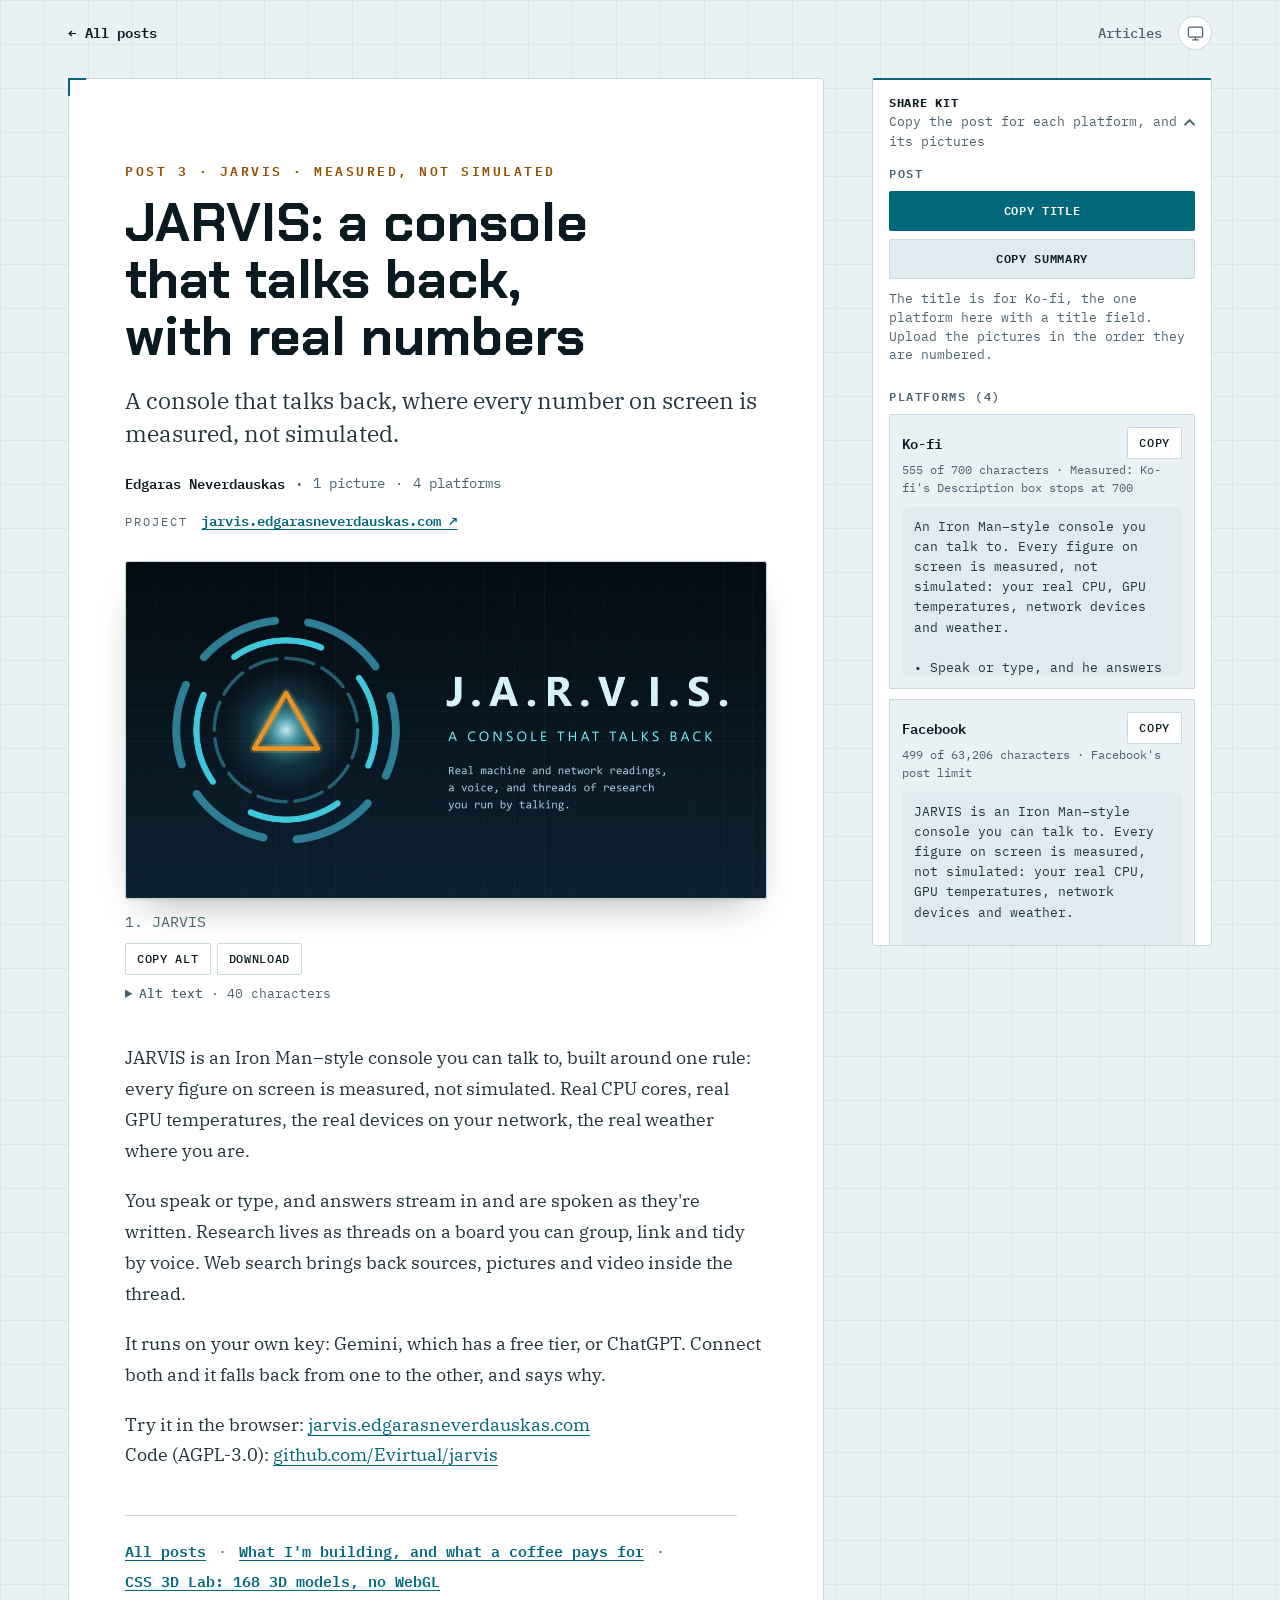
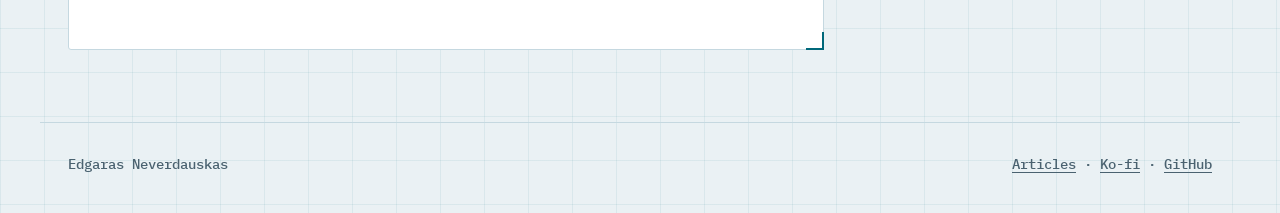
<file: jarvis/index.html>
<!doctype html>
<html lang="en" data-page="jarvis">
<head>
<meta charset="utf-8">
<meta name="viewport" content="width=device-width, initial-scale=1">
<title>JARVIS: a console that talks back, with real numbers — Posts</title>
<meta name="description" content="A console that talks back, where every number on screen is measured, not simulated.">
<meta name="robots" content="noindex, nofollow">
<meta name="color-scheme" content="light dark">
<link rel="canonical" href="https://posts.edgarasneverdauskas.com/jarvis/">
<meta property="og:type" content="article">
<meta property="og:url" content="https://posts.edgarasneverdauskas.com/jarvis/">
<meta property="og:site_name" content="Posts — Edgaras Neverdauskas">
<meta property="og:title" content="JARVIS: a console that talks back, with real numbers">
<meta property="og:description" content="A console that talks back, where every number on screen is measured, not simulated.">
<meta property="og:image" content="https://posts.edgarasneverdauskas.com/images/jarvis.jpg">
<meta property="og:image:alt" content="J.A.R.V.I.S., a console that talks back.">
<meta property="og:image:width" content="1200">
<meta property="og:image:height" content="630">
<meta name="twitter:card" content="summary_large_image">
<meta name="twitter:title" content="JARVIS: a console that talks back, with real numbers">
<meta name="twitter:description" content="A console that talks back, where every number on screen is measured, not simulated.">
<meta name="twitter:image" content="https://posts.edgarasneverdauskas.com/images/jarvis.jpg">
<meta name="twitter:image:alt" content="J.A.R.V.I.S., a console that talks back.">
<script>try{var t=localStorage.getItem('articles-theme');if(t==='light'||t==='dark')document.documentElement.setAttribute('data-theme',t)}catch(e){}</script>
<link rel="icon" href="../images/cover-all-projects.png" type="image/png">
<link rel="preconnect" href="https://fonts.googleapis.com">
<link rel="preconnect" href="https://fonts.gstatic.com" crossorigin>
<link rel="stylesheet" href="https://fonts.googleapis.com/css2?family=Chakra+Petch:wght@500;600;700&amp;family=IBM+Plex+Mono:wght@400;500;600&amp;family=IBM+Plex+Serif:ital,wght@0,400;0,600;1,400&amp;display=swap">
<link rel="stylesheet" href="../assets/site.css">
<script src="../assets/site.js" defer></script>
</head>
<body>
<a class="skip" href="#story">Skip to the post</a>
<header class="site-head">
  <nav aria-label="Site"><a class="home" href="../"><span aria-hidden="true">←</span> All posts</a></nav>
  <div class="head-end"><a class="head-link" href="https://articles.edgarasneverdauskas.com/">Articles</a><button type="button" class="theme-switch" data-theme-cycle hidden aria-label="Colour theme: following the system. Click for light." title="Colour theme: following the system. Click for light.">
      <svg class="ti ti-system" viewBox="0 0 24 24" fill="none" stroke="currentColor" stroke-width="1.8" stroke-linecap="round" stroke-linejoin="round" aria-hidden="true"><rect x="2" y="3" width="20" height="14" rx="2"/><path d="M8 21h8M12 17v4"/></svg>
      <svg class="ti ti-light" viewBox="0 0 24 24" fill="none" stroke="currentColor" stroke-width="1.8" stroke-linecap="round" stroke-linejoin="round" aria-hidden="true"><circle cx="12" cy="12" r="4"/><path d="M12 2v2M12 20v2M4.9 4.9l1.4 1.4M17.7 17.7l1.4 1.4M2 12h2M20 12h2M4.9 19.1l1.4-1.4M17.7 6.3l1.4-1.4"/></svg>
      <svg class="ti ti-dark" viewBox="0 0 24 24" fill="none" stroke="currentColor" stroke-width="1.8" stroke-linecap="round" stroke-linejoin="round" aria-hidden="true"><path d="M21 12.8A9 9 0 1 1 11.2 3a7 7 0 0 0 9.8 9.8Z"/></svg>
    </button></div>
</header>
<main class="layout" id="main">
  <aside class="kit" aria-label="Share kit">
    <details class="kit-box" id="kit">
      <summary><span class="kit-sum"><span class="kit-title">Share kit</span><span class="kit-hint">Copy the post for each platform, and its pictures</span></span></summary>
      <div class="kit-body">
        <section aria-labelledby="kit-post">
          <h2 id="kit-post">Post</h2>
          <div class="btn-grid">
            <button type="button" class="btn primary" data-copy="story-title">Copy title</button>
            <button type="button" class="btn wide" data-copy="story-dek">Copy summary</button>
          </div>
          <p class="kit-note">The title is for Ko-fi, the one platform here with a title field. Upload the pictures in the order they are numbered.</p>
        </section>
        <section aria-labelledby="kit-share">
          <h2 id="kit-share">Platforms (4)</h2>
        <div class="share">
          <div class="share-head">
            <h3>Ko-fi</h3>
            <button type="button" class="chip" data-copy="share-kofi" aria-label="Copy Ko-fi post">Copy</button>
          </div>
          <p class="share-meta">555 of 700 characters · Measured: Ko-fi's Description box stops at 700</p>
          <pre id="share-kofi" tabindex="0">An Iron Man–style console you can talk to. Every figure on screen is measured, not simulated: your real CPU, GPU temperatures, network devices and weather.

• Speak or type, and he answers out loud
• Research lives as threads on a board
• Web search with sources, pictures and video
• Runs on your own Gemini (free tier) or ChatGPT key

Open it in the browser, or run it on your PC for full readings.

Try it: jarvis.edgarasneverdauskas.com
Code: github.com/Evirtual/jarvis

Your key pays for your answers. A coffee covers my part: the domain and hosting.</pre>
        </div>
        <div class="share">
          <div class="share-head">
            <h3>Facebook</h3>
            <button type="button" class="chip" data-copy="share-facebook" aria-label="Copy Facebook post">Copy</button>
          </div>
          <p class="share-meta">499 of 63,206 characters · Facebook's post limit</p>
          <pre id="share-facebook" tabindex="0">JARVIS is an Iron Man–style console you can talk to. Every figure on screen is measured, not simulated: your real CPU, GPU temperatures, network devices and weather.

• Speak or type, and he answers out loud
• Research lives as threads on a board
• Web search with sources, pictures and video
• Runs on your own Gemini (free tier) or ChatGPT key

Open it in the browser, or run it on your PC for full readings.

Try it: https://jarvis.edgarasneverdauskas.com
Code: https://github.com/Evirtual/jarvis</pre>
        </div>
        <div class="share">
          <div class="share-head">
            <h3>Instagram</h3>
            <button type="button" class="chip" data-copy="share-instagram" aria-label="Copy Instagram post">Copy</button>
          </div>
          <p class="share-meta">424 of 2,200 characters · Instagram's caption limit; links in captions are not clickable</p>
          <pre id="share-instagram" tabindex="0">An Iron Man–style console that talks back.

Every figure on screen is measured, not simulated: your real CPU, GPU temperatures, network devices and the weather where you are.

Speak or type and he answers out loud. Research lives as threads on a board. It runs on your own Gemini or ChatGPT key, and Gemini has a free tier.

Free and open source. Link in bio: JARVIS.

#jarvis #ironman #ai #webdev #opensource #buildinpublic</pre>
        </div>
        <div class="share">
          <div class="share-head">
            <h3>LinkedIn</h3>
            <button type="button" class="chip" data-copy="share-linkedin" aria-label="Copy LinkedIn post">Copy</button>
          </div>
          <p class="share-meta">706 of 3,000 characters · LinkedIn's post limit</p>
          <pre id="share-linkedin" tabindex="0">JARVIS is an Iron Man–style console you can talk to, built around one rule: every figure on screen is measured, not simulated. Real CPU cores, real GPU temperatures, the real devices on your network, the real weather where you are.

You speak or type, and answers stream in and are spoken as they're written. Research lives as threads on a board you can group, link and tidy by voice. Web search brings back sources, pictures and video inside the thread.

It runs on your own key: Gemini, which has a free tier, or ChatGPT. Connect both and it falls back from one to the other, and says why.

Try it in the browser: https://jarvis.edgarasneverdauskas.com
Code (AGPL-3.0): https://github.com/Evirtual/jarvis</pre>
        </div>
        </section>
        <section aria-labelledby="kit-images">
          <h2 id="kit-images">Pictures (1)</h2>
          <ul class="img-list">
        <li class="img-row">
          <img src="../images/jarvis.jpg" alt="" loading="lazy" decoding="async" tabindex="0" role="button" aria-label="Open jarvis full size">
          <p class="img-name">1. JARVIS<span>jarvis.jpg</span></p>
          <div class="img-more">
            <div class="fig-tools">
              <button type="button" class="chip" data-copy="k-alt-jarvis-0" aria-label="Copy alt text, jarvis">Copy alt</button>
              <a class="chip" href="../images/jarvis.jpg" download aria-label="Download image, jarvis (jarvis.jpg)">Download</a>
            </div>
            <details class="alt"><summary>Alt text</summary>
              <p class="lbl">Alt text · 40 characters</p><p id="k-alt-jarvis-0">J.A.R.V.I.S., a console that talks back.</p>
            </details>
          </div>
        </li>
          </ul>
        </section>
      </div>
    </details>
  </aside>
  <article class="story" id="story" aria-labelledby="story-title" tabindex="-1">
    <header class="story-head">
      <p class="kicker">Post 3 · JARVIS · measured, not simulated</p>
      <h1 id="story-title">JARVIS: a console that talks back, with real numbers</h1>
      <p class="dek" id="story-dek">A console that talks back, where every number on screen is measured, not simulated.</p>
      <p class="byline"><span>Edgaras Neverdauskas</span><span>1 picture</span><span>4 platforms</span></p>
      <nav class="also" aria-label="This post's project">
        <p><span class="also-label">Project</span><a href="https://jarvis.edgarasneverdauskas.com" rel="noopener">jarvis.edgarasneverdauskas.com<span aria-hidden="true"> ↗</span></a></p>
      </nav>
    </header>
    <figure class="fig fig-cover" id="fig-jarvis-0">
  <div class="frame"><img src="../images/jarvis.jpg" alt="J.A.R.V.I.S., a console that talks back." decoding="async" tabindex="0" role="button" aria-label="Open this picture" fetchpriority="high"></div>
  <figcaption>
    <p class="cap">1. JARVIS</p>
    <div class="fig-tools">
      <button type="button" class="chip" data-copy="alt-jarvis-0" aria-label="Copy alt text, jarvis">Copy alt</button>
      <a class="chip" href="../images/jarvis.jpg" download aria-label="Download image, jarvis (jarvis.jpg)">Download</a>
    </div>
    <details class="alt"><summary>Alt text <span>· 40 characters</span></summary><p id="alt-jarvis-0">J.A.R.V.I.S., a console that talks back.</p></details>
  </figcaption>
</figure>
    <div class="prose" id="article-body">
      <p>JARVIS is an Iron Man–style console you can talk to, built around one rule: every figure on screen is measured, not simulated. Real CPU cores, real GPU temperatures, the real devices on your network, the real weather where you are.</p>
      <p>You speak or type, and answers stream in and are spoken as they're written. Research lives as threads on a board you can group, link and tidy by voice. Web search brings back sources, pictures and video inside the thread.</p>
      <p>It runs on your own key: Gemini, which has a free tier, or ChatGPT. Connect both and it falls back from one to the other, and says why.</p>
      <p>Try it in the browser: <a href="https://jarvis.edgarasneverdauskas.com" rel="noopener">jarvis.edgarasneverdauskas.com</a><br>Code (AGPL-3.0): <a href="https://github.com/Evirtual/jarvis" rel="noopener">github.com/Evirtual/jarvis</a></p>
    </div>
    
    <footer class="story-foot">
      <p class="also-end"><span><a href="../">All posts</a></span><span><a href="../intro/">What I'm building, and what a coffee pays for</a></span><span><a href="../css-3d-lab/">CSS 3D Lab: 168 3D models, no WebGL</a></span></p>
    </footer>
  </article>
</main>
<footer class="site-foot">
  <span>Edgaras Neverdauskas</span>
  <span><a href="https://articles.edgarasneverdauskas.com/">Articles</a> · <a href="https://ko-fi.com/edgarasneverdauskas">Ko-fi</a> · <a href="https://github.com/Evirtual">GitHub</a></span>
</footer>
<div class="toast" id="toast" role="status" aria-live="polite"></div>
</body>
</html>
</file>
<file: assets/site.css>
/* Generated by build.mjs from src/site.css. Edit the source, then run: node build.mjs */
@font-face { font-family: 'DM Sans'; font-style: normal; font-weight: 100 1000; font-display: swap; src: url(fonts/dm-sans-latin.woff2) format('woff2'); }
@font-face { font-family: 'EB Garamond'; font-style: normal; font-weight: 400 800; font-display: swap; src: url(fonts/eb-garamond-latin.woff2) format('woff2'); }
@font-face { font-family: 'EB Garamond'; font-style: italic; font-weight: 400 800; font-display: swap; src: url(fonts/eb-garamond-latin-italic.woff2) format('woff2'); }
:root[data-page="index"] { color-scheme: light; --bg: #f5f4f0; --surface: #ffffff; --surface2: #ecebe5; --text: #2b2b31; --strong: #111114; --muted: #5c5c66; --line: #dddcd4; --link: #3b37b0; --accent: #3b37b0; --accent2: #5c5c66; --btn-bg: #1c1c22; --btn-text: #ffffff; --focus: #3b37b0; --frame: #0c0d11; --acc-jarvis: #00687a; --acc-saw: #85601f; --acc-css: #5b36e8; --acc-ledger: #0a6076; }
@media (prefers-color-scheme: dark) { :root[data-page="index"]:not([data-theme="light"]) { color-scheme: dark; --bg: #0e0f13; --surface: #16171d; --surface2: #1f2129; --text: #c9cad3; --strong: #f1f1f5; --muted: #9a9ca9; --line: #2a2c35; --link: #aeabff; --accent: #aeabff; --accent2: #9a9ca9; --btn-bg: #ecebf5; --btn-text: #111114; --focus: #aeabff; --frame: #000000; --acc-jarvis: #6ff0ff; --acc-saw: #d6a24a; --acc-css: #a58eff; --acc-ledger: #2ee6d6; } }
:root[data-page="index"][data-theme="dark"] { color-scheme: dark; --bg: #0e0f13; --surface: #16171d; --surface2: #1f2129; --text: #c9cad3; --strong: #f1f1f5; --muted: #9a9ca9; --line: #2a2c35; --link: #aeabff; --accent: #aeabff; --accent2: #9a9ca9; --btn-bg: #ecebf5; --btn-text: #111114; --focus: #aeabff; --frame: #000000; --acc-jarvis: #6ff0ff; --acc-saw: #d6a24a; --acc-css: #a58eff; --acc-ledger: #2ee6d6; }
:root[data-page="jarvis"] { color-scheme: light; --bg: #eaf1f4; --surface: #ffffff; --surface2: #e0ebf0; --text: #22343d; --strong: #0b1a21; --muted: #4a6270; --line: #c5d8e0; --link: #00687a; --accent: #00687a; --accent2: #8f4f00; --btn-bg: #00687a; --btn-text: #ffffff; --focus: #00687a; --frame: #04080d; --grid: rgb(0 104 122 / 7%); }
@media (prefers-color-scheme: dark) { :root[data-page="jarvis"]:not([data-theme="light"]) { color-scheme: dark; --bg: #04080d; --surface: #0a141d; --surface2: #0f1f2b; --text: #a9c3ce; --strong: #e2f6fb; --muted: #7299a8; --line: #17394b; --link: #6ff0ff; --accent: #6ff0ff; --accent2: #ffb648; --btn-bg: #6ff0ff; --btn-text: #04080d; --focus: #6ff0ff; --frame: #04080d; --grid: rgb(111 240 255 / 4.5%); } }
:root[data-page="jarvis"][data-theme="dark"] { color-scheme: dark; --bg: #04080d; --surface: #0a141d; --surface2: #0f1f2b; --text: #a9c3ce; --strong: #e2f6fb; --muted: #7299a8; --line: #17394b; --link: #6ff0ff; --accent: #6ff0ff; --accent2: #ffb648; --btn-bg: #6ff0ff; --btn-text: #04080d; --focus: #6ff0ff; --frame: #04080d; --grid: rgb(111 240 255 / 4.5%); }
:root[data-page="self-aware-writing"] { color-scheme: light; --bg: #f7f2e7; --surface: #fffdf7; --surface2: #efe7d4; --text: #2b2924; --strong: #1a1a17; --muted: #67625a; --line: #e0d7c3; --link: #7f5b1c; --accent: #8a6220; --accent2: #7f5b1c; --btn-bg: #c8922e; --btn-text: #1a1a17; --focus: #8a6220; --frame: #0c0c0d; }
@media (prefers-color-scheme: dark) { :root[data-page="self-aware-writing"]:not([data-theme="light"]) { color-scheme: dark; --bg: #0c0c0d; --surface: #151517; --surface2: #1d1d20; --text: #d9d3c7; --strong: #f3ede1; --muted: #9a958b; --line: #2c2b28; --link: #dcaa52; --accent: #c8922e; --accent2: #d6a24a; --btn-bg: #c8922e; --btn-text: #0c0c0d; --focus: #d6a24a; --frame: #0c0c0d; } }
:root[data-page="self-aware-writing"][data-theme="dark"] { color-scheme: dark; --bg: #0c0c0d; --surface: #151517; --surface2: #1d1d20; --text: #d9d3c7; --strong: #f3ede1; --muted: #9a958b; --line: #2c2b28; --link: #dcaa52; --accent: #c8922e; --accent2: #d6a24a; --btn-bg: #c8922e; --btn-text: #0c0c0d; --focus: #d6a24a; --frame: #0c0c0d; }
:root[data-page="css-3d-lab-ledger"] { color-scheme: light; --bg: #f1f6f8; --surface: #ffffff; --surface2: #e4eef1; --text: #23313b; --strong: #0f1c25; --muted: #4d6270; --line: #d4e2e7; --link: #0a6076; --accent: #0a6076; --accent2: #5632e6; --btn-bg: #0a6076; --btn-bg2: #5632e6; --btn-text: #ffffff; --focus: #0a6076; --frame: #0b0d18; --dot: rgb(15 28 37 / 13%); --glow-a: rgb(46 230 214 / 16%); --glow-b: rgb(139 108 255 / 10%); }
@media (prefers-color-scheme: dark) { :root[data-page="css-3d-lab-ledger"]:not([data-theme="light"]) { color-scheme: dark; --bg: #0b0d18; --surface: #121528; --surface2: #1a1e38; --text: #c9cce6; --strong: #eceefb; --muted: #9296bb; --line: #272b48; --link: #5ee3d6; --accent: #2ee6d6; --accent2: #ab97ff; --btn-bg: #0f7a8f; --btn-bg2: #6a45f5; --btn-text: #ffffff; --focus: #2ee6d6; --frame: #0b0d18; --dot: rgb(255 255 255 / 9%); --glow-a: rgb(46 230 214 / 16%); --glow-b: rgb(139 108 255 / 16%); } }
:root[data-page="css-3d-lab-ledger"][data-theme="dark"] { color-scheme: dark; --bg: #0b0d18; --surface: #121528; --surface2: #1a1e38; --text: #c9cce6; --strong: #eceefb; --muted: #9296bb; --line: #272b48; --link: #5ee3d6; --accent: #2ee6d6; --accent2: #ab97ff; --btn-bg: #0f7a8f; --btn-bg2: #6a45f5; --btn-text: #ffffff; --focus: #2ee6d6; --frame: #0b0d18; --dot: rgb(255 255 255 / 9%); --glow-a: rgb(46 230 214 / 16%); --glow-b: rgb(139 108 255 / 16%); }
:root[data-page="css-3d-lab"] { color-scheme: light; --bg: #f3f4fc; --surface: #ffffff; --surface2: #e9ebfa; --text: #2a2e48; --strong: #14172b; --muted: #575c7d; --line: #dcdff2; --link: #5632e6; --accent: #6a45f5; --accent2: #0a7a71; --btn-bg: #6a45f5; --btn-bg2: #c42a76; --btn-text: #ffffff; --focus: #5632e6; --frame: #0b0d18; --dot: rgb(20 23 43 / 13%); --glow-a: rgb(139 108 255 / 14%); --glow-b: rgb(255 77 157 / 9%); }
@media (prefers-color-scheme: dark) { :root[data-page="css-3d-lab"]:not([data-theme="light"]) { color-scheme: dark; --bg: #0b0d18; --surface: #121528; --surface2: #1a1e38; --text: #c9cce6; --strong: #eceefb; --muted: #9296bb; --line: #272b48; --link: #ab97ff; --accent: #8b6cff; --accent2: #2ee6d6; --btn-bg: #6a45f5; --btn-bg2: #c42a76; --btn-text: #ffffff; --focus: #2ee6d6; --frame: #0b0d18; --dot: rgb(255 255 255 / 9%); --glow-a: rgb(139 108 255 / 20%); --glow-b: rgb(255 77 157 / 13%); } }
:root[data-page="css-3d-lab"][data-theme="dark"] { color-scheme: dark; --bg: #0b0d18; --surface: #121528; --surface2: #1a1e38; --text: #c9cce6; --strong: #eceefb; --muted: #9296bb; --line: #272b48; --link: #ab97ff; --accent: #8b6cff; --accent2: #2ee6d6; --btn-bg: #6a45f5; --btn-bg2: #c42a76; --btn-text: #ffffff; --focus: #2ee6d6; --frame: #0b0d18; --dot: rgb(255 255 255 / 9%); --glow-a: rgb(139 108 255 / 20%); --glow-b: rgb(255 77 157 / 13%); }
/* ---------------------------------------------------------------------------------------------
   Shared components for the index and the three article pages. Colours come from the tokens that
   build.mjs writes above this file (one set per page, light and dark). Each page sets its own type
   and shape below; everything else is shared.
   --------------------------------------------------------------------------------------------- */

:root {
  --gutter: 16px;
  --page: 1200px;
  --f-ui: 'DM Sans', system-ui, 'Segoe UI', sans-serif;
  --f-body: 'DM Sans', system-ui, 'Segoe UI', sans-serif;
  --f-display: 'DM Sans', system-ui, 'Segoe UI', sans-serif;
  --f-kicker: var(--f-ui);
  --f-mono: ui-monospace, 'Cascadia Code', Consolas, monospace;
  --body-size: 18.5px;
  --lh: 1.68;
  --h1-weight: 700;
  --h2-weight: 700;
  --h-track: -0.02em;
  --strong-weight: 700;
  --kicker-track: 0.18em;
  --radius: 14px;
  --radius-ui: 12px;
  --radius-btn: 999px;
  --frame-pad: 0px;
  --frame-line: rgb(255 255 255 / 8%);
  --frame-shadow: 0 1px 2px rgb(0 0 0 / 8%), 0 18px 40px -18px rgb(0 0 0 / 35%);
  --sheet-bg: transparent;
  --sheet-line: transparent;
  --sheet-pad: 0px;
}
@media (min-width: 700px) { :root { --gutter: 28px; } }

/* --- each page's identity -------------------------------------------------------------------- */
:root[data-page="index"] {
  --f-display: 'EB Garamond', Georgia, 'Times New Roman', serif;
  --h1-weight: 500;
  --h2-weight: 500;
  --h-track: -0.01em;
}

/* J.A.R.V.I.S.: the console's HUD. Mono labels, square corners, a faint grid, a panel for the text. */
:root[data-page="jarvis"] {
  --f-body: 'IBM Plex Serif', Georgia, 'Times New Roman', serif;
  --f-display: 'Chakra Petch', 'Segoe UI', system-ui, sans-serif;
  --f-ui: 'IBM Plex Mono', ui-monospace, Consolas, monospace;
  --f-mono: 'IBM Plex Mono', ui-monospace, Consolas, monospace;
  --body-size: 18px;
  --lh: 1.72;
  --h1-weight: 700;
  --h2-weight: 600;
  --h-track: 0;
  --strong-weight: 600;
  --kicker-track: 0.2em;
  --radius: 3px;
  --radius-ui: 3px;
  --radius-btn: 2px;
  --frame-line: var(--line);
  --sheet-bg: var(--surface);
  --sheet-line: var(--line);
  --sheet-pad: clamp(16px, 5vw, 56px);
  --bg-image: linear-gradient(var(--grid) 1px, transparent 1px), linear-gradient(90deg, var(--grid) 1px, transparent 1px);
  --bg-size: 44px 44px;
}
:root[data-page="jarvis"] .prose h2::before { content: ""; display: block; width: 32px; height: 2px; margin-bottom: 14px; background: var(--accent); }
:root[data-page="jarvis"] .prose strong { color: var(--strong); }
:root[data-page="jarvis"] .story-head h1 { text-transform: none; }
:root[data-page="jarvis"] .kit-box { border-top: 2px solid var(--accent); }
:root[data-page="jarvis"] .btn, :root[data-page="jarvis"] .chip, :root[data-page="jarvis"] .kit-title { text-transform: uppercase; letter-spacing: 0.06em; font-size: 11.5px; }
:root[data-page="jarvis"] .theme-switch button { text-transform: uppercase; letter-spacing: 0.08em; font-size: 11px; }
:root[data-page="jarvis"] .story { position: relative; }
:root[data-page="jarvis"] .story::before,
:root[data-page="jarvis"] .story::after { content: ""; position: absolute; width: 18px; height: 18px; border: 2px solid var(--accent); pointer-events: none; }
:root[data-page="jarvis"] .story::before { top: -1px; left: -1px; border-right: 0; border-bottom: 0; }
:root[data-page="jarvis"] .story::after { bottom: -1px; right: -1px; border-left: 0; border-top: 0; }

/* Self-Aware Writing: a book. Garamond at reading size, gold, italics, a drop cap, no panels. */
:root[data-page="self-aware-writing"] {
  --f-body: 'EB Garamond', Georgia, 'Times New Roman', serif;
  --f-display: 'EB Garamond', Georgia, 'Times New Roman', serif;
  --body-size: 21px;
  --lh: 1.6;
  --h1-weight: 500;
  --h2-weight: 500;
  --h-track: -0.005em;
  --strong-weight: 650;
  --kicker-track: 0.24em;
  --radius: 10px;
  --radius-btn: 999px;
}
:root[data-page="self-aware-writing"] .dek { font-style: italic; }
:root[data-page="self-aware-writing"] .prose h2 { font-size: clamp(26px, 3vw, 32px); }
:root[data-page="self-aware-writing"] .prose h2::after { content: ""; display: block; width: 40px; height: 1px; margin-top: 12px; background: var(--accent); }
:root[data-page="self-aware-writing"] .prose > p:first-child::first-letter {
  float: left; font-size: 3.55em; line-height: 0.82; padding: 0.07em 0.08em 0 0; color: var(--accent2); font-weight: 500;
}
:root[data-page="self-aware-writing"] .story-head { text-align: left; }

/* CSS 3D Lab: the lab's dotted grid, violet / pink / teal, a light sheet over the grid. */
:root[data-page="css-3d-lab"] {
  --f-mono: ui-monospace, 'Cascadia Code', Consolas, monospace;
  --f-kicker: var(--f-mono);
  --h1-weight: 750;
  --h-track: -0.03em;
  --radius: 16px;
  --sheet-bg: var(--surface);
  --sheet-line: var(--line);
  --sheet-pad: clamp(16px, 5vw, 56px);
  --bg-image: radial-gradient(circle at 0% 0%, var(--glow-a), transparent 42%), radial-gradient(circle at 100% 100%, var(--glow-b), transparent 45%), radial-gradient(var(--dot) 1.3px, transparent 1.7px);
  --bg-size: 100% 100%, 100% 100%, 28px 28px;
  --btn-image: linear-gradient(90deg, var(--btn-bg), var(--btn-bg2));
}
:root[data-page="css-3d-lab"] .story-head::before { content: ""; display: block; width: 64px; height: 4px; border-radius: 4px; margin-bottom: 18px; background: linear-gradient(90deg, #8b6cff, #ff4d9d 55%, #ffb547); }
:root[data-page="css-3d-lab"] .story { box-shadow: 0 30px 80px -40px rgb(40 20 120 / 35%); }

/* The ledger article: the same lab furniture, with the ledger's teal in front of the violet. */
:root[data-page="css-3d-lab-ledger"] {
  --f-mono: ui-monospace, 'Cascadia Code', Consolas, monospace;
  --f-kicker: var(--f-mono);
  --h1-weight: 750;
  --h-track: -0.03em;
  --radius: 16px;
  --sheet-bg: var(--surface);
  --sheet-line: var(--line);
  --sheet-pad: clamp(16px, 5vw, 56px);
  --bg-image: radial-gradient(circle at 0% 0%, var(--glow-a), transparent 42%), radial-gradient(circle at 100% 100%, var(--glow-b), transparent 45%), radial-gradient(var(--dot) 1.3px, transparent 1.7px);
  --bg-size: 100% 100%, 100% 100%, 28px 28px;
  --btn-image: linear-gradient(90deg, var(--btn-bg), var(--btn-bg2));
}
:root[data-page="css-3d-lab-ledger"] .story-head::before { content: ""; display: block; width: 64px; height: 4px; border-radius: 4px; margin-bottom: 18px; background: linear-gradient(90deg, #2ee6d6, #8b6cff 55%, #ff4d9d); }
:root[data-page="css-3d-lab-ledger"] .story { box-shadow: 0 30px 80px -40px rgb(10 60 90 / 35%); }
:root[data-page="css-3d-lab-ledger"] .prose h2::before { content: ""; display: block; width: 28px; height: 2px; margin-bottom: 14px; background: var(--accent); }

/* --- base ------------------------------------------------------------------------------------ */
*, *::before, *::after { box-sizing: border-box; }
html { -webkit-text-size-adjust: 100%; text-size-adjust: 100%; }
body {
  margin: 0;
  background-color: var(--bg);
  background-image: var(--bg-image, none);
  background-size: var(--bg-size, auto);
  color: var(--text);
  font: 400 var(--body-size) / var(--lh) var(--f-body);
  -webkit-font-smoothing: antialiased;
  overflow-wrap: break-word;
}
img { max-width: 100%; height: auto; display: block; }
a { color: var(--link); text-decoration-thickness: 1px; text-underline-offset: 0.2em; }
a:hover { text-decoration-thickness: 2px; }
:focus-visible { outline: 2px solid var(--focus); outline-offset: 3px; border-radius: 2px; }
[tabindex="-1"]:focus { outline: none; }
.skip { position: absolute; left: -9999px; top: 8px; z-index: 20; padding: 10px 14px; background: var(--surface); color: var(--strong); font: 600 14px/1 var(--f-ui); border: 1px solid var(--line); border-radius: 8px; }
.skip:focus { left: var(--gutter); }

/* --- header and footer ----------------------------------------------------------------------- */
.site-head, .site-foot {
  max-width: var(--page); margin: 0 auto; padding: 16px var(--gutter);
  display: flex; align-items: center; justify-content: space-between; gap: 12px;
  font: 500 14px/1.3 var(--f-ui);
}
.site-head .home { color: var(--strong); text-decoration: none; font-weight: 600; }
/* The mark beside the name, and the one in the heading's eyebrow.
   An inline <svg> with only a viewBox and no width takes the whole column, which is what these
   did until they were given a size: four rounded bars the height of the screen. */
.site-head .home { display: inline-flex; align-items: center; gap: 9px; }
/* the EN wordmark: wider than it is tall, so it is sized by height and lets width follow */
.mark { flex: none; width: auto; height: 15px; color: var(--strong); }
.index-head .kicker { display: inline-flex; align-items: center; gap: 8px; }
.index-head .kicker .mark { width: 13px; height: 13px; }
.site-head .home:hover { text-decoration: underline; }
.site-foot { padding-block: 32px 40px; color: var(--muted); border-top: 1px solid var(--line); flex-wrap: wrap; }
.site-foot a { color: var(--muted); }

/* One round button showing where you are; the words live in its accessible name and its tooltip. */
.theme-switch {
  display: inline-grid; place-items: center; width: 34px; height: 34px; padding: 0;
  border: 1px solid var(--line); border-radius: 999px; background: var(--surface);
  color: var(--muted); cursor: pointer;
}
.theme-switch[hidden] { display: none; }
.theme-switch:hover { color: var(--strong); border-color: var(--muted); }
.theme-switch .ti { grid-area: 1 / 1; width: 17px; height: 17px; }
/* only the icon for the mode it is in; before the script runs, data-mode is unset and the
   system icon stands in, which is what the page is doing at that moment anyway */
.theme-switch .ti-light, .theme-switch .ti-dark { display: none; }
.theme-switch[data-mode="light"] .ti-system, .theme-switch[data-mode="dark"] .ti-system { display: none; }
.theme-switch[data-mode="light"] .ti-light, .theme-switch[data-mode="dark"] .ti-dark { display: block; }

/* --- article layout: the story, and the kit beside it on wide screens ------------------------- */
.layout { max-width: var(--page); margin: 0 auto; padding: 4px var(--gutter) 72px; display: grid; gap: 24px; }
.story { min-width: 0; background: var(--sheet-bg); border: 1px solid var(--sheet-line); border-radius: var(--radius); padding: var(--sheet-pad); }
.kit { min-width: 0; }
@media (min-width: 1100px) {
  .layout { grid-template-columns: minmax(0, 1fr) 340px; gap: 48px; align-items: start; padding-top: 12px; }
  .story { grid-column: 1; grid-row: 1; }
  .kit { grid-column: 2; grid-row: 1; position: sticky; top: 16px; }
  .kit-box { max-height: calc(100vh - 32px); overflow: auto; overscroll-behavior: contain; }
}

.story-head { max-width: 68ch; margin: clamp(8px, 3vw, 28px) 0 30px; }
.kicker { margin: 0 0 14px; font: 600 12.5px/1.35 var(--f-kicker); letter-spacing: var(--kicker-track); text-transform: uppercase; color: var(--accent2); }
.story-head h1 {
  margin: 0; color: var(--strong); text-wrap: balance;
  font: var(--h1-weight) clamp(32px, 5.2vw, 54px) / 1.06 var(--f-display); letter-spacing: var(--h-track);
}
.dek { margin: 18px 0 0; font-size: clamp(19px, 2.1vw, 23px); line-height: 1.45; color: var(--text); text-wrap: pretty; }
.byline { margin: 22px 0 0; display: flex; flex-wrap: wrap; gap: 4px 0; font: 400 14px/1.6 var(--f-ui); color: var(--muted); }
.byline > *:not(:last-child)::after { content: "·"; margin: 0 10px; color: var(--muted); }
.byline > span:first-child { color: var(--strong); font-weight: 600; }

/* --- the story's other homes: Medium, LinkedIn, the project ------------------------------ */
.also { margin: 14px 0 0; display: flex; flex-wrap: wrap; gap: 8px 22px; font: 400 14px/1.5 var(--f-ui); }
.also p { margin: 0; display: flex; flex-wrap: wrap; align-items: baseline; gap: 4px 14px; }
.also-label { color: var(--muted); font-size: 12px; letter-spacing: 0.12em; text-transform: uppercase; }
.also a { font-weight: 600; }
.story-foot { max-width: 68ch; margin-top: 44px; padding-top: 24px; border-top: 1px solid var(--line); font: 400 15px/1.55 var(--f-ui); }
.also-end { margin: 0; display: flex; flex-wrap: wrap; gap: 6px 0; color: var(--text); }
.also-end > span:not(:last-child)::after { content: "·"; margin: 0 12px; color: var(--muted); }
.also-end a { font-weight: 600; }
.more { margin-top: 26px; }
.more h2 { margin: 0 0 10px; font: 600 12px/1.2 var(--f-ui); letter-spacing: 0.14em; text-transform: uppercase; color: var(--muted); }
/* "More build stories": a row of cards that scrolls sideways, the next one peeking in at the edge */
.more-head { display: flex; align-items: center; justify-content: space-between; gap: 12px; margin-bottom: 12px; }
.more-head h2 { margin: 0; }
.more-btns { display: flex; gap: 6px; }
.more-btns .chip { min-width: 36px; justify-content: center; }
.more-btns .chip:disabled { opacity: 0.35; cursor: default; }
.more-row {
  list-style: none; margin: 0; padding: 2px 2px 14px; display: flex; gap: 14px;
  overflow-x: auto; scroll-snap-type: x mandatory; scroll-padding: 2px; overscroll-behavior-x: contain;
  scrollbar-width: thin; scrollbar-color: var(--line) transparent;
}
.more-row > li { flex: 0 0 min(76%, 250px); scroll-snap-align: start; }
.mini {
  display: flex; flex-direction: column; height: 100%; text-decoration: none; color: var(--strong);
  background: var(--surface); border: 1px solid var(--line); border-radius: var(--radius-ui); overflow: hidden;
  transition: border-color 0.2s ease, transform 0.2s ease;
}
.mini:hover { border-color: var(--accent); transform: translateY(-2px); }
.mini:focus-visible { outline: 2px solid var(--focus); outline-offset: 2px; }
.mini img { display: block; width: 100%; height: auto; aspect-ratio: 2 / 1; object-fit: cover; background: var(--frame); border-bottom: 1px solid var(--line); }
.mini-k { margin: 12px 14px 0; font: 600 11px/1.3 var(--f-kicker); letter-spacing: 0.08em; text-transform: uppercase; color: var(--muted); }
.mini-t { margin: 6px 14px 14px; font: var(--h2-weight) 16.5px/1.3 var(--f-display); letter-spacing: var(--h-track); text-wrap: balance; }
@media (prefers-reduced-motion: reduce) { .mini, .mini:hover { transition: none; transform: none; } }
:root[data-page="jarvis"] .also-label, :root[data-page="jarvis"] .more h2 { letter-spacing: 0.16em; }

/* --- figures: the images are dark by design, so they sit in a dark frame in both modes -------- */
.fig { margin: 36px 0; }
.fig-cover { margin: 0 0 40px; }
.frame {
  background: var(--frame); border: 1px solid var(--frame-line); border-radius: var(--radius);
  padding: var(--frame-pad); box-shadow: var(--frame-shadow); overflow: hidden;
}
.frame img { width: 100%; }
figcaption { margin-top: 12px; font: 400 14.5px/1.55 var(--f-ui); color: var(--muted); }
.cap { margin: 0; max-width: 68ch; }
.fig-tools { display: flex; flex-wrap: wrap; gap: 6px; margin-top: 10px; }
.chip {
  display: inline-flex; align-items: center; justify-content: center; min-height: 32px; padding: 6px 11px;
  font: 500 12.5px/1.1 var(--f-ui); color: var(--strong); text-decoration: none; cursor: pointer;
  background: var(--surface); border: 1px solid var(--line); border-radius: var(--radius-btn);
}
.chip:hover { border-color: var(--accent); text-decoration: none; }
.chip.is-done, .btn.is-done { border-color: var(--accent); }
details.alt > summary { cursor: pointer; margin-top: 10px; font: 500 13px/1.4 var(--f-ui); color: var(--muted); width: fit-content; }
details.alt > summary span { font-weight: 400; }
details.alt > summary:hover { color: var(--strong); }
details.alt p { margin: 8px 0 0; padding: 10px 12px; border-radius: 8px; background: var(--surface2); color: var(--text); font: 400 14px/1.55 var(--f-ui); max-width: 68ch; }
details.alt p.lbl { padding: 0; background: none; margin: 10px 0 -4px; font-size: 12px; color: var(--muted); letter-spacing: 0.04em; }

/* --- the article text ------------------------------------------------------------------------ */
.prose { max-width: 68ch; }
.prose > * + * { margin-top: 0; }
.prose p { margin: 0 0 1.05em; }
.prose h2 {
  margin: 2.1em 0 0.6em; color: var(--strong); text-wrap: balance;
  font: var(--h2-weight) clamp(24px, 2.8vw, 30px) / 1.2 var(--f-display); letter-spacing: var(--h-track);
}
.prose strong { color: var(--strong); font-weight: var(--strong-weight); }

/* A part (h2) opens with a rule above it, so the reader can see a long story is in segments
   without a table of contents; a section (h3) inside it is quieter and closer to its text. */
.prose h2 { padding-top: 1.1em; border-top: 1px solid var(--line); }
.prose h2:first-of-type { padding-top: 0; border-top: 0; }
/* an act: more room before it, a heavier rule, and its number as a small label above the title */
/* no rule of its own: the theme's accent dash and the label already open the part */
.prose h2.act { margin-top: 3em; padding-top: 0; border-top: 0; }
.prose h2.act .act__n { display: block; margin-bottom: 0.55em; font: 600 13px/1 var(--f-mono); letter-spacing: 0.2em; text-transform: uppercase; color: var(--accent); }
.prose h2.act .act__t { display: block; }
.prose h3 {
  margin: 1.8em 0 0.5em; color: var(--strong); text-wrap: balance;
  font: 600 clamp(19px, 2vw, 22px) / 1.3 var(--f-display); letter-spacing: var(--h-track);
}

.prose ul { margin: 0 0 1.25em; padding-left: 1.2em; }
.prose li { margin: 0 0 0.55em; padding-left: 0.2em; }
.prose li::marker { color: var(--accent); }
.prose code { font: 0.84em var(--f-mono); background: var(--surface2); padding: 0.1em 0.35em; border-radius: 4px; }
/* a code block: the inline code's face and ground, one block, its lines kept; long lines scroll */
.prose pre { margin: 1.4em 0; padding: 0.9em 1.1em; background: var(--surface2); border-radius: 8px; overflow-x: auto; }
.prose pre code { background: none; padding: 0; font-size: 0.84em; line-height: 1.6; white-space: pre; }
/* --- a picture, opened ----------------------------------------------------------------------
   The column is about 68 characters wide, which is right for reading and too narrow for a chart or
   a diagram: on a phone or a laptop alike, the labels end up smaller than the text around them.
   A picture therefore opens over the page, fitted to the window, and a second click shows it at its
   own size in a box that scrolls. Nothing is hidden behind a hover, so it works by touch. */
.fig .frame img, .img-row > img { cursor: zoom-in; }
.fig .frame img:focus-visible, .kit-img img:focus-visible { outline: 2px solid var(--focus); outline-offset: 3px; }
html.has-box { overflow: hidden; }
.shot {
  position: fixed; inset: 0; z-index: 90; display: grid; grid-template-rows: 1fr auto;
  background: color-mix(in srgb, #06070c 88%, transparent); padding: 24px 24px 0;
  animation: shotin 0.16s ease-out;
}
@keyframes shotin { from { opacity: 0; } to { opacity: 1; } }
.shot__pane { overflow: auto; display: grid; place-items: center; }
.shot__pane img {
  max-width: 100%; max-height: calc(100vh - 92px); width: auto; height: auto;
  border-radius: 10px; box-shadow: 0 24px 70px rgb(0 0 0 / 55%); cursor: zoom-in;
}
.shot.is-full .shot__pane { place-items: start; }
.shot.is-full .shot__pane img { max-width: none; max-height: none; width: auto; cursor: zoom-out; }
.shot__x {
  position: absolute; top: 14px; right: 16px; z-index: 1; width: 38px; height: 38px; display: grid;
  place-items: center; border: 1px solid rgb(255 255 255 / 22%); border-radius: 50%;
  background: rgb(255 255 255 / 10%); color: #fff; font-size: 15px; cursor: pointer;
}
.shot__x:hover { background: rgb(255 255 255 / 18%); }
.shot__x:focus-visible { outline: 2px solid #fff; outline-offset: 2px; }
.shot__hint { margin: 0; padding: 12px 0 16px; text-align: center; color: rgb(255 255 255 / 66%); font: 400 13px/1.4 var(--f-ui); }
@media (max-width: 600px) { .shot { padding: 16px 10px 0; } .shot__pane img { max-height: calc(100vh - 80px); } }
@media (prefers-reduced-motion: reduce) { .shot { animation: none; } }

/* Figures pulled out of the prose, so a reader skimming has something to land on. */
.prose ul.figs {
  display: grid; grid-template-columns: repeat(auto-fit, minmax(130px, 1fr)); gap: 14px;
  margin: 1.8em 0; padding: 0; list-style: none;
}
.prose ul.figs li {
  margin: 0; padding: 12px 14px; background: var(--surface); border: 1px solid var(--line);
  border-radius: var(--radius-ui); display: grid; gap: 2px;
}
.prose ul.figs b {
  color: var(--strong); font: var(--h2-weight) clamp(22px, 2.3vw, 27px) / 1.1 var(--f-display);
  letter-spacing: var(--h-track);
}
.prose ul.figs span { color: var(--muted); font: 400 13px/1.35 var(--f-ui); }

/* A run of times: the clock on the left, what happened on the right. */
.prose ul.tl { margin: 1.6em 0; padding: 0; list-style: none; border-left: 2px solid var(--line); }
.prose ul.tl li {
  display: grid; grid-template-columns: 5.6em 1fr; gap: 0 14px; align-items: baseline;
  margin: 0; padding: 0.42em 0 0.42em 1.05em;
}
.prose ul.tl li + li { border-top: 1px solid var(--line); }
.prose ul.tl time { color: var(--accent); font: 600 0.82em/1.5 var(--f-mono); letter-spacing: 0.01em; }
.prose ul.tl span { color: var(--text); }
.prose ul.tl .tl-day {
  display: block; padding-bottom: 0.3em; color: var(--muted);
  font: 700 0.74em/1.4 var(--f-ui); letter-spacing: 0.08em; text-transform: uppercase;
}
@media (max-width: 520px) {
  .prose ul.tl li { grid-template-columns: 1fr; gap: 2px; }
}

/* A message quoted from the project's own history: set apart, with who said it and when. */
.prose blockquote.say {
  margin: 1.7em 0; padding: 0.1em 0 0.1em 1.15em; border-left: 3px solid var(--accent);
  color: var(--strong); font: 400 1.08em/1.55 var(--f-display);
}
.prose blockquote.say p { margin: 0; }
.prose blockquote.say .who {
  margin-top: 0.5em; color: var(--muted); font: 400 0.72em/1.4 var(--f-ui); letter-spacing: 0.02em;
}
.prose .close { margin-top: 2em; color: var(--muted); font-size: 0.92em; }
.prose .fig { margin: 2em 0; }

/* --- the publishing kit ---------------------------------------------------------------------- */
.kit-box { background: var(--surface); border: 1px solid var(--line); border-radius: var(--radius-ui); font: 400 14px/1.5 var(--f-ui); }
.kit-box > summary {
  list-style: none; cursor: pointer; display: flex; align-items: center; gap: 10px; padding: 14px 16px;
}
.kit-box > summary::-webkit-details-marker { display: none; }
.kit-box > summary::after {
  content: ""; margin-left: auto; flex: none; width: 8px; height: 8px;
  border-right: 2px solid var(--muted); border-bottom: 2px solid var(--muted); transform: rotate(45deg) translateY(-3px);
}
.kit-box[open] > summary::after { transform: rotate(-135deg) translateY(-2px); }
.kit-sum { display: grid; gap: 1px; }
.kit-title { font-weight: 700; color: var(--strong); font-size: 15px; }
.kit-hint { color: var(--muted); font-size: 13px; }
.vh { position: absolute; width: 1px; height: 1px; overflow: hidden; clip-path: inset(50%); white-space: nowrap; }
.kit-body { padding: 2px 16px 18px; display: grid; gap: 26px; }
.kit h2 { margin: 0 0 10px; font: 600 11.5px/1.2 var(--f-ui); letter-spacing: 0.14em; text-transform: uppercase; color: var(--muted); }
.btn-grid { display: grid; grid-template-columns: 1fr 1fr; gap: 8px; }
.btn {
  min-height: 40px; padding: 9px 12px; cursor: pointer; text-align: center;
  font: 600 13px/1.2 var(--f-ui); color: var(--strong);
  background: var(--surface2); border: 1px solid var(--line); border-radius: var(--radius-btn);
}
.btn:hover { border-color: var(--accent); }
.btn.wide { grid-column: 1 / -1; }
.btn.primary { grid-column: 1 / -1; background-color: var(--btn-bg); background-image: var(--btn-image, none); color: var(--btn-text); border-color: transparent; font-size: 14px; }
.btn.primary:hover { filter: brightness(1.08); }
.kit-note { margin: 10px 0 0; font-size: 12.5px; color: var(--muted); }
.kit textarea {
  display: block; width: 100%; margin-top: 8px; resize: vertical; min-height: 140px; padding: 10px 12px;
  font: 400 12.5px/1.5 var(--f-mono); color: var(--text); background: var(--surface2); border: 1px solid var(--line); border-radius: 8px;
}
.img-list { list-style: none; margin: 0; padding: 0; display: grid; gap: 16px; }
.img-row { display: grid; grid-template-columns: 88px minmax(0, 1fr); gap: 8px 12px; align-items: center; }
.img-row > img { width: 88px; aspect-ratio: 16 / 10; object-fit: cover; object-position: left top; border-radius: 6px; background: var(--frame); border: 1px solid var(--line); }
.img-name { margin: 0; font-weight: 600; color: var(--strong); font-size: 13.5px; line-height: 1.35; }
.img-name span { display: block; font-weight: 400; color: var(--muted); font-size: 12px; overflow-wrap: anywhere; }
.img-more { grid-column: 1 / -1; }
.img-row .fig-tools { margin-top: 0; gap: 5px; }
.img-row details.alt > summary { margin-top: 6px; }
.img-row .chip { min-height: 30px; padding: 5px 10px; font-size: 12px; }
.img-row details.alt p { font-size: 13px; }
.share { border: 1px solid var(--line); border-radius: calc(var(--radius-ui) - 2px); padding: 12px; background: var(--bg); }
.share + .share { margin-top: 10px; }
.share-head { display: flex; align-items: center; justify-content: space-between; gap: 10px; }
.share h3 { margin: 0; font: 600 13.5px/1.3 var(--f-ui); color: var(--strong); }
.share-meta { margin: 2px 0 0; font-size: 12px; color: var(--muted); }
.share pre {
  margin: 10px 0 0; max-height: 13em; overflow: auto; white-space: pre-wrap; overflow-wrap: anywhere;
  font: 400 13px/1.55 var(--f-ui); color: var(--text); background: var(--surface2); padding: 10px 12px; border-radius: 6px;
}

/* --- copy feedback --------------------------------------------------------------------------- */
.toast {
  position: fixed; left: 50%; bottom: 20px; z-index: 30; transform: translate(-50%, 8px);
  width: max-content; max-width: calc(100vw - 32px); padding: 12px 16px; border-radius: 10px;
  font: 500 14px/1.45 var(--f-ui); color: var(--bg); background: var(--strong);
  box-shadow: 0 12px 30px rgb(0 0 0 / 30%); opacity: 0; pointer-events: none;
  transition: opacity 0.18s ease, transform 0.18s ease;
}
.toast.show { opacity: 1; transform: translate(-50%, 0); }
.toast.bad { outline: 3px solid var(--accent2); }

/* --- index ----------------------------------------------------------------------------------- */
.index { max-width: var(--page); margin: 0 auto; padding: 8px var(--gutter) 80px; }
.index-head { max-width: 62ch; margin: clamp(16px, 5vw, 56px) 0 clamp(28px, 5vw, 56px); }
.index-head h1 { margin: 0; color: var(--strong); font: 500 clamp(36px, 6vw, 64px) / 1.04 var(--f-display); letter-spacing: -0.01em; text-wrap: balance; }
.index-head .dek { font-size: clamp(18px, 2vw, 21px); }
.cards { display: grid; gap: 28px; }
@media (min-width: 760px) { .cards { grid-template-columns: repeat(2, minmax(0, 1fr)); } }
@media (min-width: 1100px) { .cards { grid-template-columns: repeat(3, minmax(0, 1fr)); } }
.card {
  --card-accent: var(--accent);
  position: relative; display: flex; flex-direction: column; background: var(--surface);
  border: 1px solid var(--line); border-radius: 16px; overflow: hidden;
  transition: transform 0.2s ease, box-shadow 0.2s ease, border-color 0.2s ease;
}
.card[data-accent="jarvis"] { --card-accent: var(--acc-jarvis); }
.card[data-accent="self-aware-writing"] { --card-accent: var(--acc-saw); }
.card[data-accent="css-3d-lab"] { --card-accent: var(--acc-css); }
.card[data-accent="css-3d-lab-reddit"] { --card-accent: var(--acc-css); }
.card[data-accent="css-3d-lab-ledger"] { --card-accent: var(--acc-ledger); }
.card::before { content: ""; position: absolute; inset: 0 0 auto; height: 3px; background: var(--card-accent); z-index: 1; }
.card:hover { transform: translateY(-3px); box-shadow: 0 24px 48px -28px rgb(0 0 0 / 45%); border-color: var(--card-accent); }
.card .frame { border-radius: 0; border: 0; box-shadow: none; }
.card-body { padding: 20px 22px 22px; display: flex; flex-direction: column; flex: 1; }
.card .kicker { color: var(--card-accent); font-size: 11.5px; margin-bottom: 10px; }
.card h2 { margin: 0; font: 500 clamp(24px, 2.4vw, 28px) / 1.15 var(--f-display); color: var(--strong); text-wrap: balance; }
.card-link { color: inherit; text-decoration: none; }
.card-link::after { content: ""; position: absolute; inset: 0; }
.card-link:hover { text-decoration: underline; text-decoration-thickness: 1px; }
.card-link:focus-visible { outline: none; }
.card:has(.card-link:focus-visible) { outline: 2px solid var(--focus); outline-offset: 3px; }
.card .sub { margin: 10px 0 0; font-size: 15.5px; line-height: 1.5; color: var(--text); }
.card .meta { margin: 14px 0 0; font: 400 13.5px/1.4 var(--f-ui); color: var(--muted); }
.card .links { margin: auto 0 0; padding-top: 16px; font: 600 15px/1.3 var(--f-ui); }
.card .elsewhere { margin: 12px 0 0; padding-top: 12px; border-top: 1px solid var(--line); display: flex; flex-wrap: wrap; align-items: baseline; gap: 4px 12px; font: 500 13px/1.5 var(--f-ui); }
.card .elsewhere .also-label { font-size: 11px; }
.card .elsewhere .grp { display: inline-flex; flex-wrap: wrap; align-items: baseline; gap: 4px 10px; }
.card .elsewhere a { position: relative; z-index: 2; color: var(--text); }
.card .links a { position: relative; z-index: 2; color: var(--strong); }

/* --- motion ---------------------------------------------------------------------------------- */
@media (prefers-reduced-motion: reduce) {
  *, *::before, *::after { transition: none !important; animation: none !important; scroll-behavior: auto !important; }
  .card:hover { transform: none; }
}

/* A code block: its language and a Copy button over the code (build.mjs, codeBlock). The colours
   are tokens the build checks for contrast on surface2, the block's background. */
.prose .code { margin: 1.4em 0; background: var(--surface2); border-radius: 8px; overflow: hidden; }
.prose .code pre { margin: 0; border-radius: 0; }
.code__bar { display: flex; align-items: center; justify-content: space-between; gap: 8px; padding: 6px 8px 6px 14px; border-bottom: 1px solid var(--line); }
.code__lang { font: 600 11.5px/1 var(--f-ui); letter-spacing: 0.08em; color: var(--muted); }
.code__copy { min-height: 28px; padding: 4px 11px; }
.tk-c { color: var(--muted); font-style: italic; }
.tk-s { color: var(--strong); }
.tk-p { color: var(--link); }

/* The header's right side: Posts, the sister site, then the theme switch. */
.head-end { display: flex; align-items: center; gap: 16px; }
.head-link { color: var(--muted); text-decoration: none; }
.head-link:hover { color: var(--strong); text-decoration: underline; }
</file>
